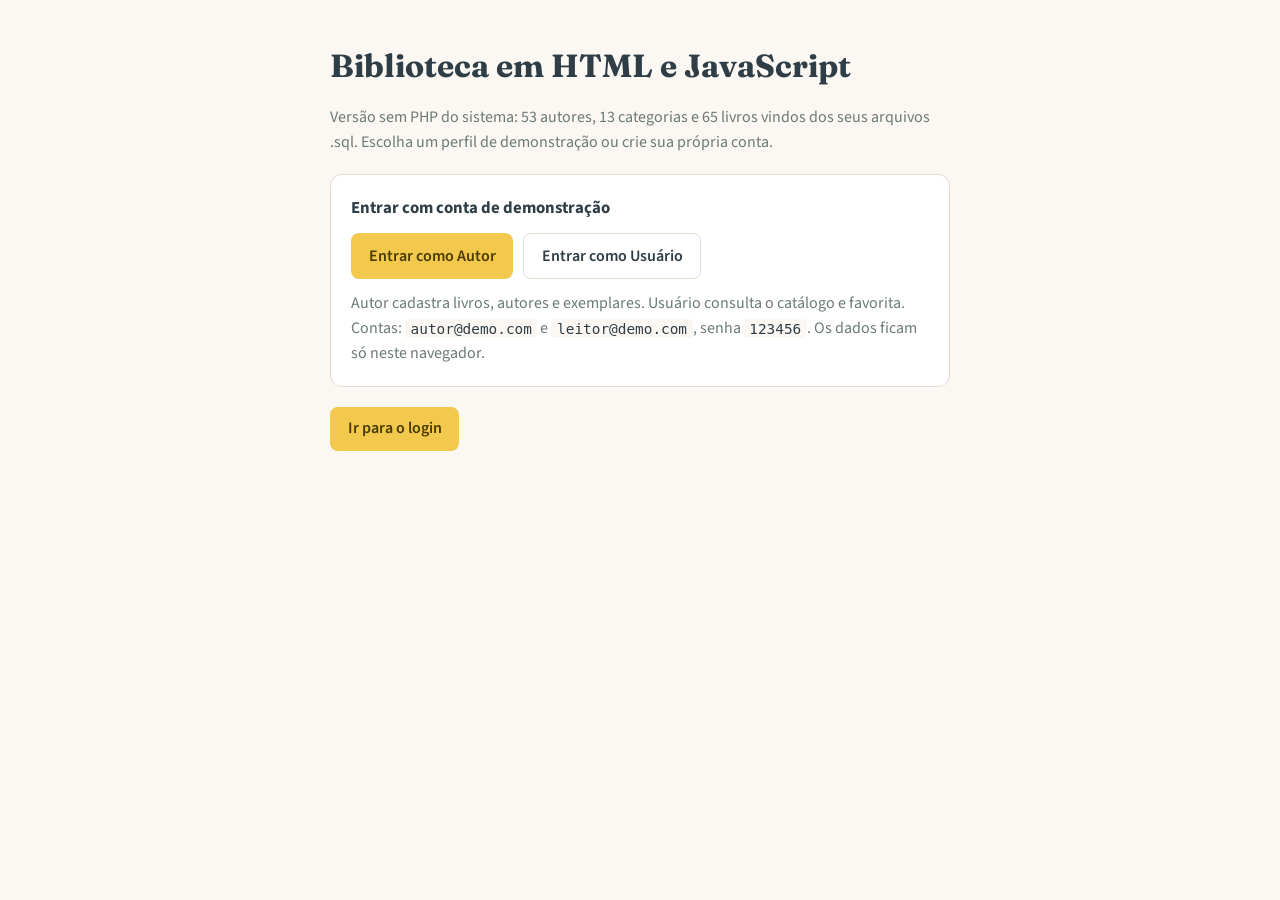
<file: index.html>
<!doctype html><html><head><meta charset=utf8><meta name=viewport content="width=device-width,initial-scale=1,viewport-fit=cover"><style>:root{color-scheme:light;box-sizing:border-box;padding-top:env(safe-area-inset-top,0px);padding-bottom:env(safe-area-inset-bottom,0px)}html{scroll-padding-top:env(safe-area-inset-top,0px)}body{margin:0;padding:0;font:14px -apple-system,BlinkMacSystemFont,sans-serif;background:#fff;color:#000}img{max-width:100%}[hidden]:not([hidden=until-found i]){display:none!important}</style></head><body>
<title>Biblioteca em HTML</title>
<meta name="claude:viewport-fit-sides" content="cover">
<link rel="stylesheet" href="https://fonts.googleapis.com/css2?family=Fraunces:opsz,wght@9..144,600&family=Source+Sans+3:wght@400;600&display=swap">
<style>
/* Layout: uma coluna estreita, título e dois acessos de demonstração */
:root{--bg:#FBF7F2;--fg:#2F3E46;--mut:#6B7A74;--card:#FFFFFF;--line:#E4DCD0;--btn:#F2C94C;--btn-fg:#4A3B00;--ac:#3E7C64;
--display:"Fraunces",Georgia,serif;--body:"Source Sans 3",system-ui,sans-serif}
@media (prefers-color-scheme:dark){:root:not([data-theme="light"]){--bg:#1b2226;--fg:#eef1ee;--mut:#9fb0a8;--card:#242e33;--line:#35424a;--btn:#F2C94C;--btn-fg:#3a2f00;--ac:#7fc3a6;color-scheme:dark}}
:root[data-theme="dark"]{--bg:#1b2226;--fg:#eef1ee;--mut:#9fb0a8;--card:#242e33;--line:#35424a;--btn:#F2C94C;--btn-fg:#3a2f00;--ac:#7fc3a6;color-scheme:dark}
body{background:var(--bg);color:var(--fg);font-family:var(--body);font-size:16px;line-height:1.55;padding-block:48px;padding-left:max(16px,env(safe-area-inset-left,0px));padding-right:max(16px,env(safe-area-inset-right,0px))}
main{max-width:620px;margin:0 auto;display:grid;gap:20px}
h1{font-family:var(--display);font-size:2rem;line-height:1.15;margin:0;text-wrap:balance}
p{margin:0;color:var(--mut)}
.card{background:var(--card);border:1px solid var(--line);border-radius:12px;padding:20px;display:grid;gap:12px}
.card h2{margin:0;font-size:1.05rem}
.btns{display:flex;flex-wrap:wrap;gap:10px}
button,a.b{font:inherit;font-weight:600;border:0;border-radius:8px;padding:.6rem 1.1rem;background:var(--btn);color:var(--btn-fg);cursor:pointer;text-decoration:none}
button.sec{background:transparent;color:var(--fg);border:1px solid var(--line)}
code{background:var(--bg);padding:.1rem .35rem;border-radius:4px;font-size:.9em;color:var(--fg)}
:focus-visible{outline:2px solid var(--ac);outline-offset:2px}
</style>
<main>
  <h1>Biblioteca em HTML e JavaScript</h1>
  <p>Versão sem PHP do sistema: 53 autores, 13 categorias e 65 livros vindos dos seus arquivos .sql. Escolha um perfil de demonstração ou crie sua própria conta.</p>
  <section class="card">
    <h2>Entrar com conta de demonstração</h2>
    <div class="btns">
      <button id="d-autor" type="button">Entrar como Autor</button>
      <button id="d-leitor" class="sec" type="button">Entrar como Usuário</button>
    </div>
    <p>Autor cadastra livros, autores e exemplares. Usuário consulta o catálogo e favorita. Contas: <code>autor@demo.com</code> e <code>leitor@demo.com</code>, senha <code>123456</code>. Os dados ficam só neste navegador.</p>
  </section>
  <div class="btns"><a class="b" href="login.html">Ir para o login</a></div>
</main>
<script src="assets/js/data.js"></script>
<script src="assets/js/capas.js"></script>
<script src="assets/js/db.js"></script>
<script src="assets/js/app.js"></script>
<script>
function demo(papel,email){var u=DB.usuarioPorEmail(email),id=u?u.id:DB.inserirUsuario({email:email,senha_hash:App.hashSenha('123456'),papel:papel});App.entrarComo(id,email,papel);}
document.getElementById('d-autor').onclick=function(){demo('autor','autor@demo.com')};
document.getElementById('d-leitor').onclick=function(){demo('leitor','leitor@demo.com')};
</script>

</body></html>
</file>
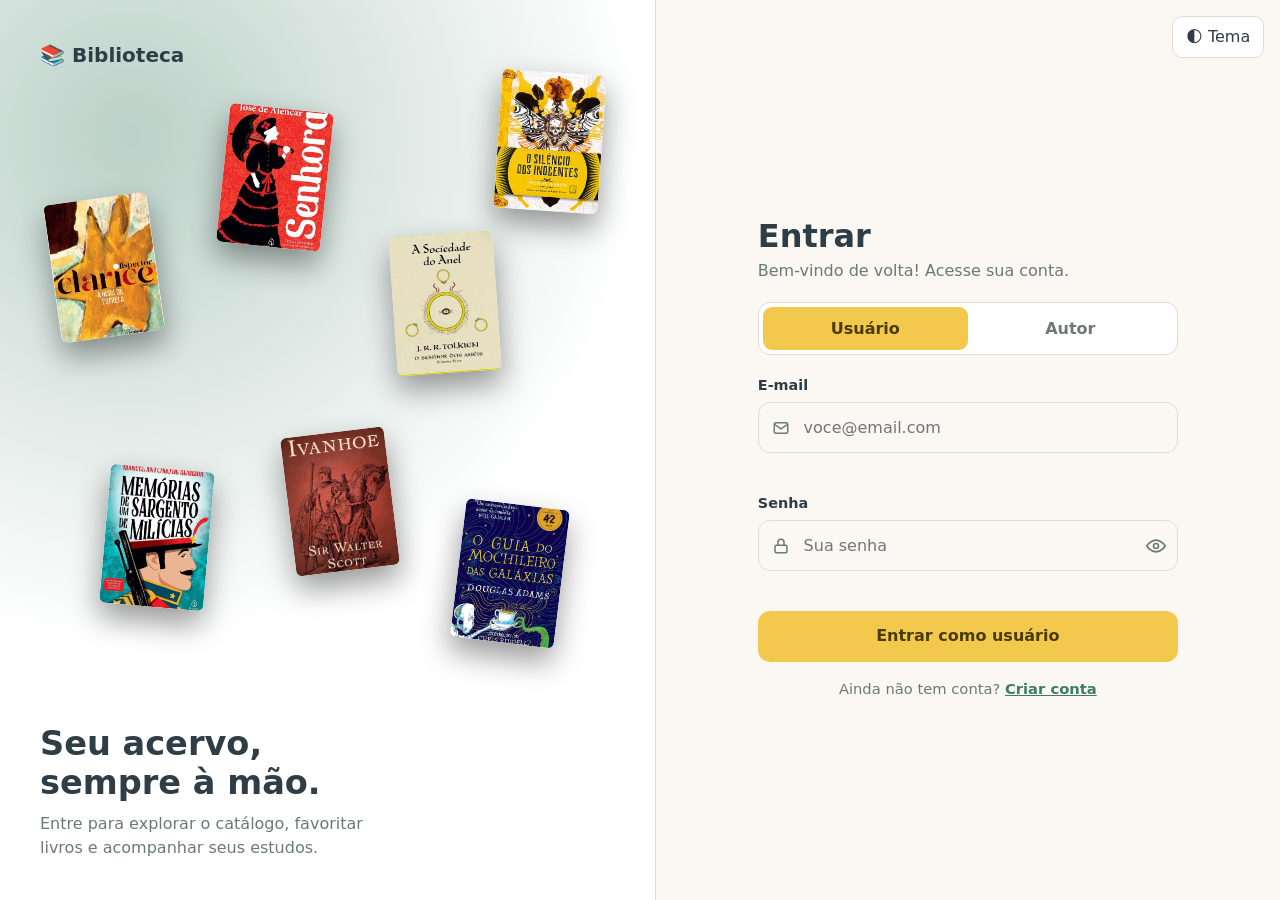
<file: autor_form.html>
<!DOCTYPE html>
<html lang="pt-BR" data-tema="suave">
<head>
  <meta charset="UTF-8">
  <meta name="viewport" content="width=device-width, initial-scale=1, viewport-fit=cover">
  <meta name="theme-color" content="#2F3E46">
  <title>Autor · Biblioteca Comunitária</title>
  <link rel="stylesheet" href="assets/style.css">
  <script>
    // aplica o tema salvo antes de renderizar (evita "piscar")
    try { document.documentElement.dataset.tema = localStorage.getItem('tema') || 'suave'; } catch (e) {}
  </script>
</head>
<body>
<div id="app"></div>
<noscript><p style="padding:1rem">Ative o JavaScript para usar a Biblioteca.</p></noscript>
<script src="assets/js/data.js"></script>
<script src="assets/js/capas.js"></script>
<script src="assets/js/db.js"></script>
<script src="assets/js/app.js"></script>
<script src="assets/js/admin.js"></script>
<script>Paginas.autor_form();</script>
</body>
</html>
</file>
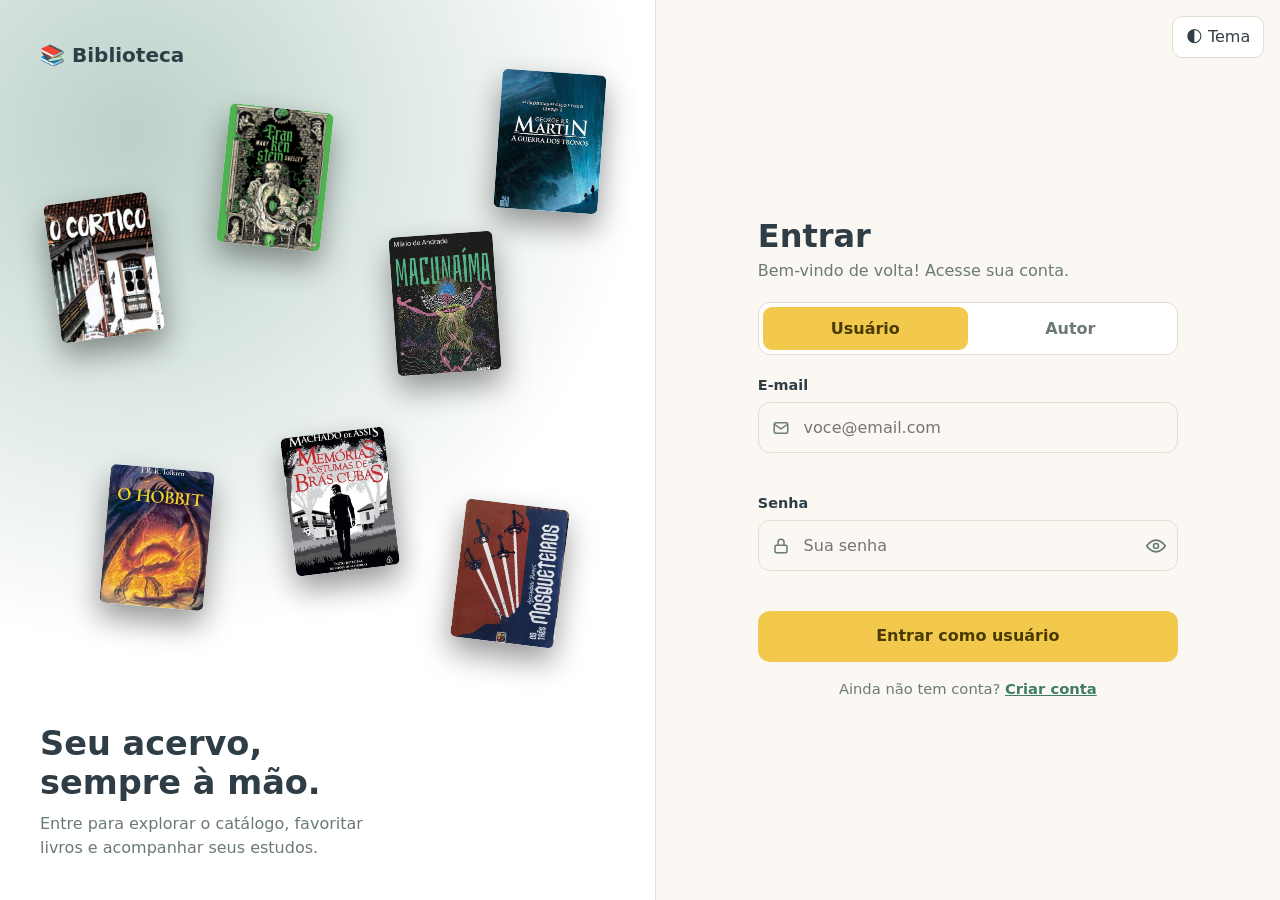
<file: autores.html>
<!DOCTYPE html>
<html lang="pt-BR" data-tema="suave">
<head>
  <meta charset="UTF-8">
  <meta name="viewport" content="width=device-width, initial-scale=1, viewport-fit=cover">
  <meta name="theme-color" content="#2F3E46">
  <title>Autores · Biblioteca Comunitária</title>
  <link rel="stylesheet" href="assets/style.css">
  <script>
    // aplica o tema salvo antes de renderizar (evita "piscar")
    try { document.documentElement.dataset.tema = localStorage.getItem('tema') || 'suave'; } catch (e) {}
  </script>
</head>
<body>
<div id="app"></div>
<noscript><p style="padding:1rem">Ative o JavaScript para usar a Biblioteca.</p></noscript>
<script src="assets/js/data.js"></script>
<script src="assets/js/capas.js"></script>
<script src="assets/js/db.js"></script>
<script src="assets/js/app.js"></script>
<script src="assets/js/admin.js"></script>
<script>Paginas.autores();</script>
</body>
</html>
</file>
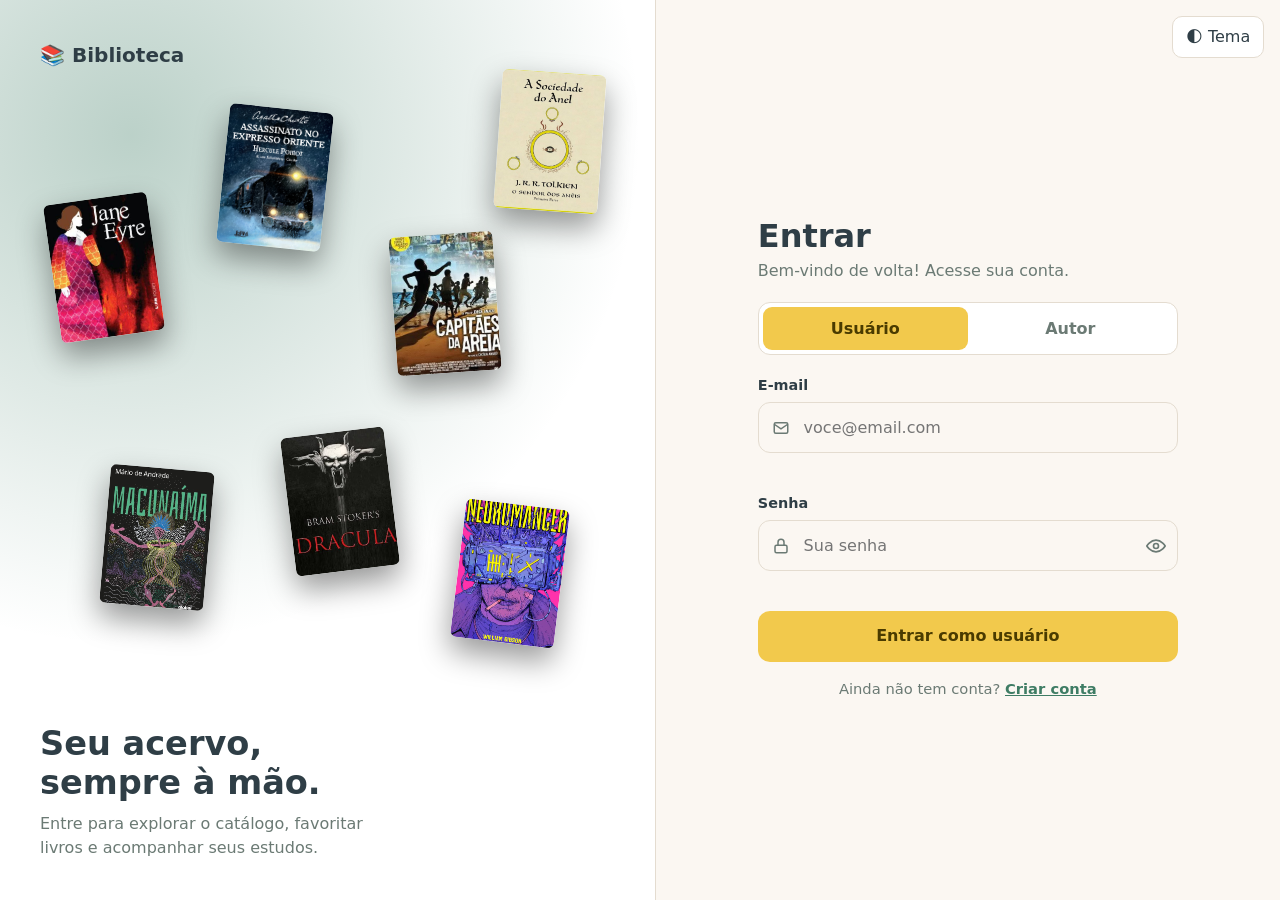
<file: autores_lista.html>
<!DOCTYPE html>
<html lang="pt-BR" data-tema="suave">
<head>
  <meta charset="UTF-8">
  <meta name="viewport" content="width=device-width, initial-scale=1, viewport-fit=cover">
  <meta name="theme-color" content="#2F3E46">
  <title>Autores · Biblioteca Comunitária</title>
  <link rel="stylesheet" href="assets/style.css">
  <script>
    // aplica o tema salvo antes de renderizar (evita "piscar")
    try { document.documentElement.dataset.tema = localStorage.getItem('tema') || 'suave'; } catch (e) {}
  </script>
</head>
<body>
<div id="app"></div>
<noscript><p style="padding:1rem">Ative o JavaScript para usar a Biblioteca.</p></noscript>
<script src="assets/js/data.js"></script>
<script src="assets/js/capas.js"></script>
<script src="assets/js/db.js"></script>
<script src="assets/js/app.js"></script>
<script src="assets/js/catalogo.js"></script>
<script>Paginas.autores_lista();</script>
</body>
</html>
</file>
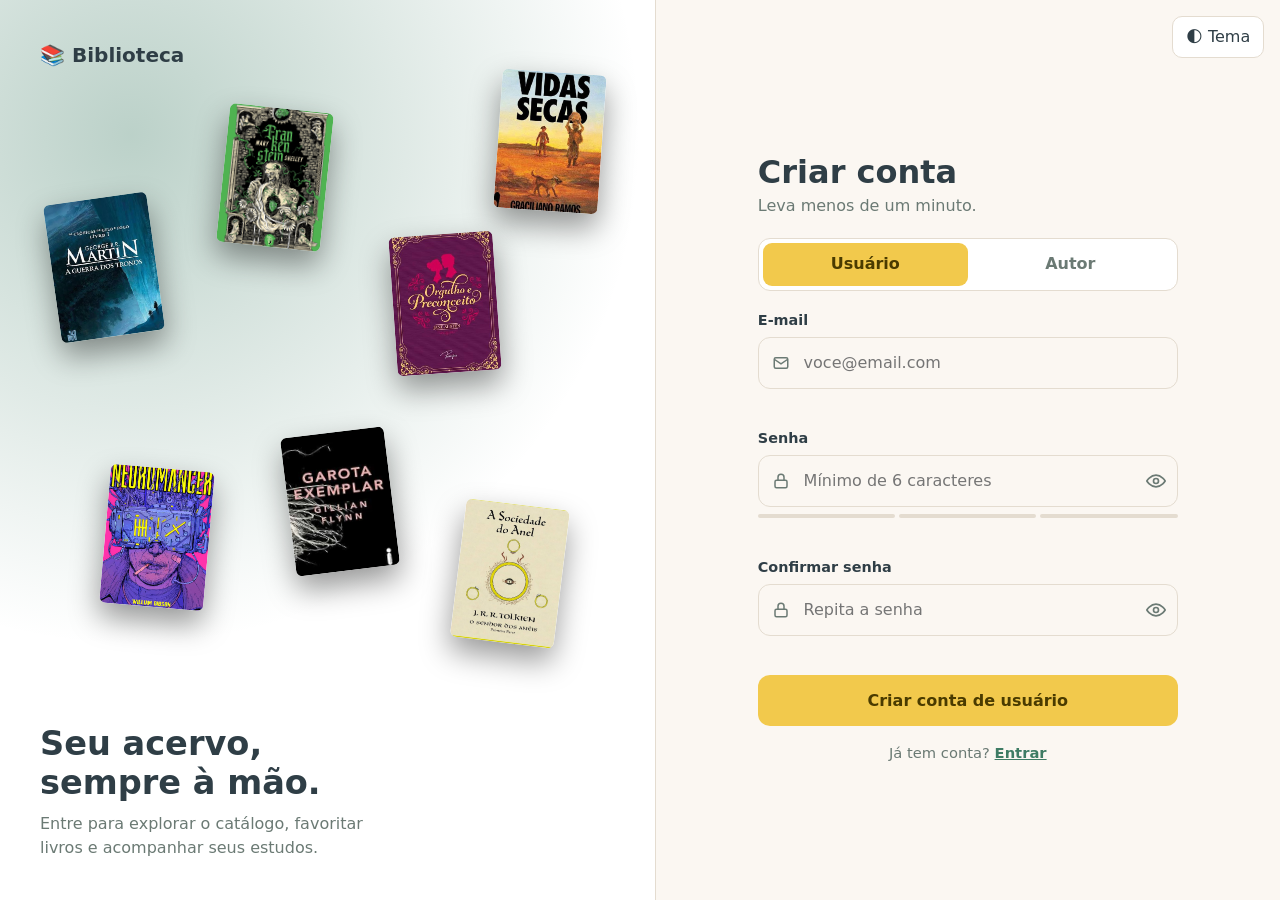
<file: cadastro.html>
<!DOCTYPE html>
<html lang="pt-BR" data-tema="suave">
<head>
  <meta charset="UTF-8">
  <meta name="viewport" content="width=device-width, initial-scale=1, viewport-fit=cover">
  <meta name="theme-color" content="#2F3E46">
  <title>Criar conta · Biblioteca Comunitária</title>
  <link rel="stylesheet" href="assets/style.css">
  <script>
    // aplica o tema salvo antes de renderizar (evita "piscar")
    try { document.documentElement.dataset.tema = localStorage.getItem('tema') || 'suave'; } catch (e) {}
  </script>
</head>
<body>
<div id="app"></div>
<noscript><p style="padding:1rem">Ative o JavaScript para usar a Biblioteca.</p></noscript>
<script src="assets/js/data.js"></script>
<script src="assets/js/capas.js"></script>
<script src="assets/js/db.js"></script>
<script src="assets/js/app.js"></script>
<script src="assets/js/auth.js"></script>
<script>Paginas.cadastro();</script>
</body>
</html>
</file>
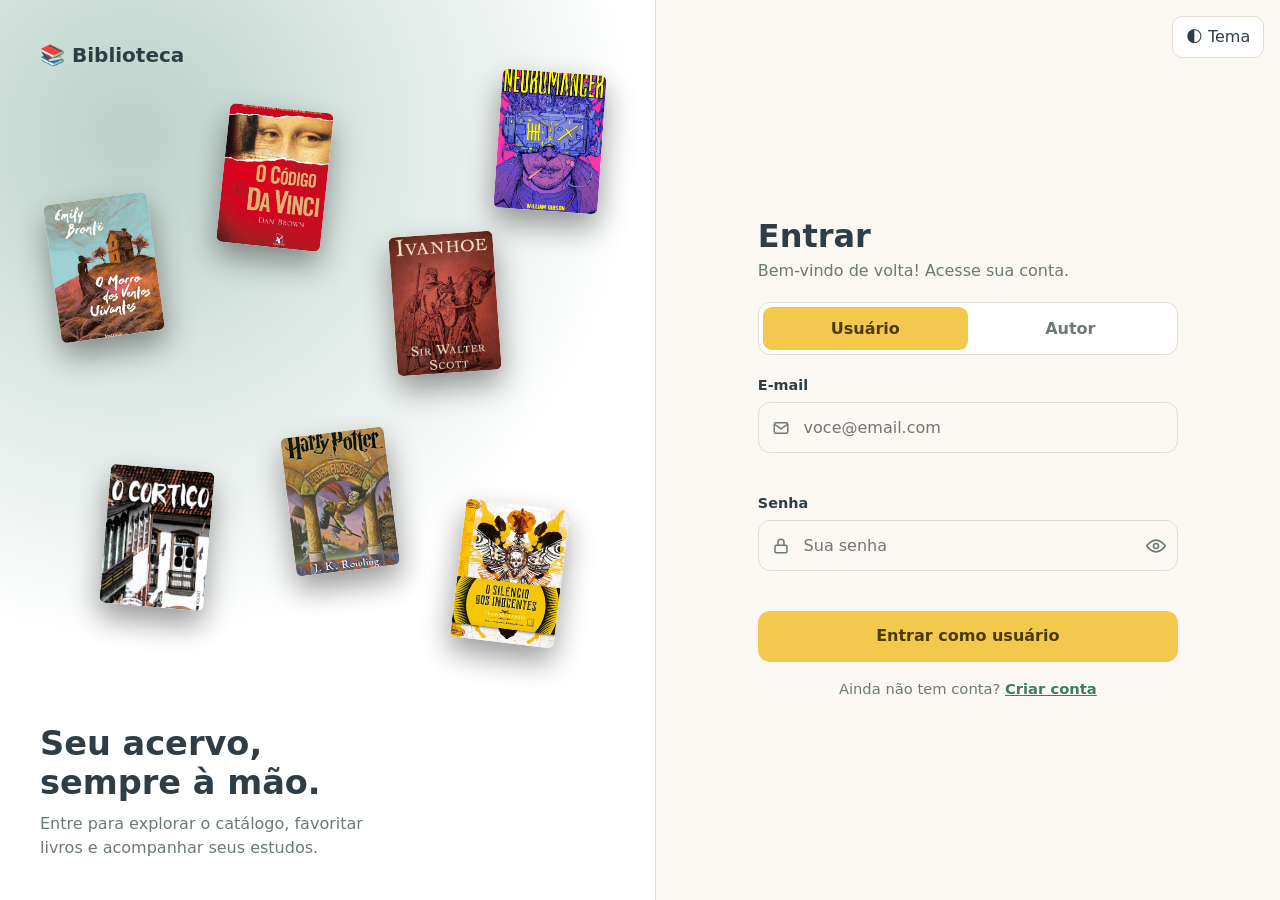
<file: catalogo.html>
<!DOCTYPE html>
<html lang="pt-BR" data-tema="suave">
<head>
  <meta charset="UTF-8">
  <meta name="viewport" content="width=device-width, initial-scale=1, viewport-fit=cover">
  <meta name="theme-color" content="#2F3E46">
  <title>Catálogo · Biblioteca Comunitária</title>
  <link rel="stylesheet" href="assets/style.css">
  <script>
    // aplica o tema salvo antes de renderizar (evita "piscar")
    try { document.documentElement.dataset.tema = localStorage.getItem('tema') || 'suave'; } catch (e) {}
  </script>
</head>
<body>
<div id="app"></div>
<noscript><p style="padding:1rem">Ative o JavaScript para usar a Biblioteca.</p></noscript>
<script src="assets/js/data.js"></script>
<script src="assets/js/capas.js"></script>
<script src="assets/js/db.js"></script>
<script src="assets/js/app.js"></script>
<script src="assets/js/catalogo.js"></script>
<script>Paginas.catalogo();</script>
</body>
</html>
</file>
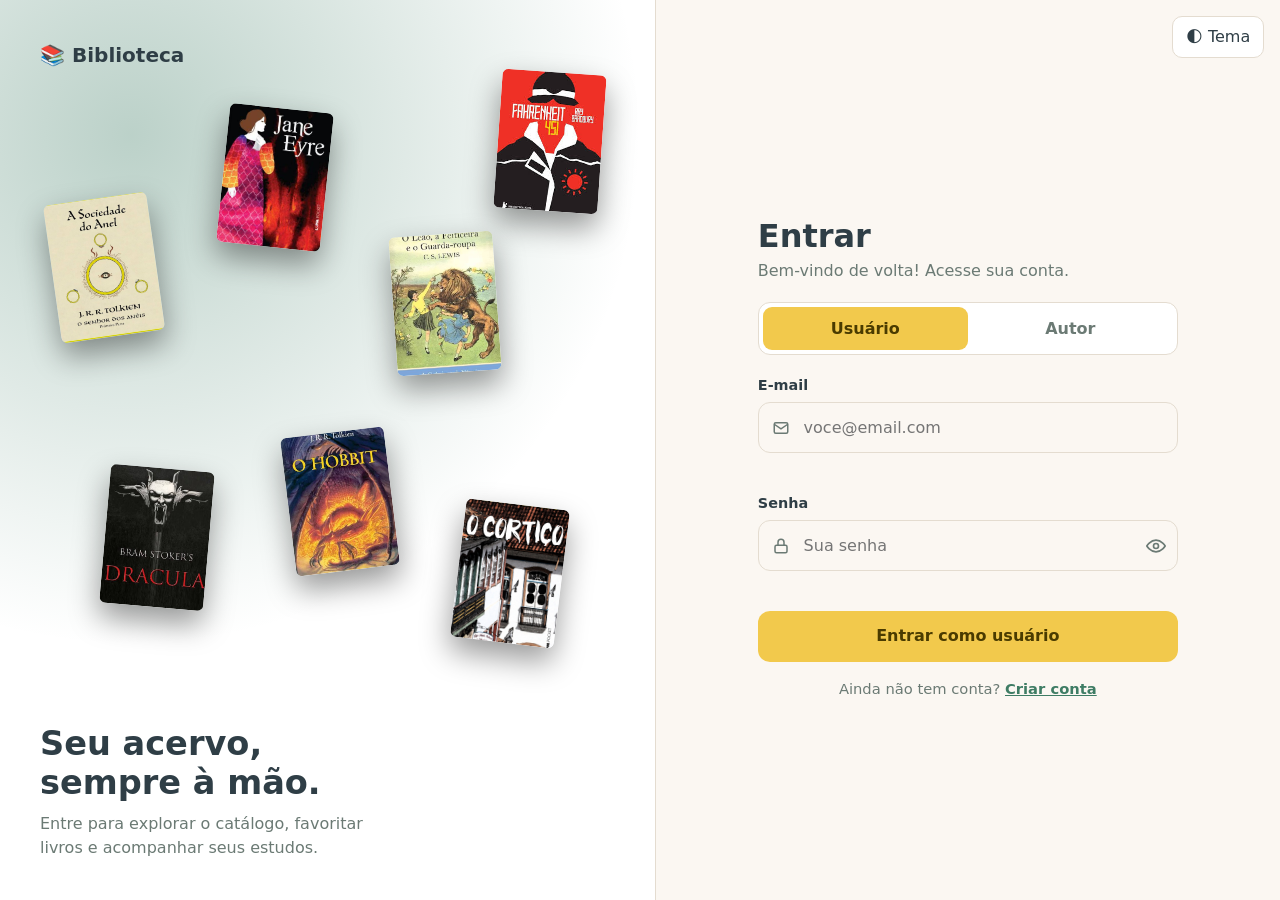
<file: estudos.html>
<!DOCTYPE html>
<html lang="pt-BR" data-tema="suave">
<head>
  <meta charset="UTF-8">
  <meta name="viewport" content="width=device-width, initial-scale=1, viewport-fit=cover">
  <meta name="theme-color" content="#2F3E46">
  <title>Estudos · Biblioteca Comunitária</title>
  <link rel="stylesheet" href="assets/style.css">
  <script>
    // aplica o tema salvo antes de renderizar (evita "piscar")
    try { document.documentElement.dataset.tema = localStorage.getItem('tema') || 'suave'; } catch (e) {}
  </script>
</head>
<body>
<div id="app"></div>
<noscript><p style="padding:1rem">Ative o JavaScript para usar a Biblioteca.</p></noscript>
<script src="assets/js/data.js"></script>
<script src="assets/js/capas.js"></script>
<script src="assets/js/db.js"></script>
<script src="assets/js/app.js"></script>
<script src="assets/js/catalogo.js"></script>
<script>Paginas.estudos();</script>
</body>
</html>
</file>
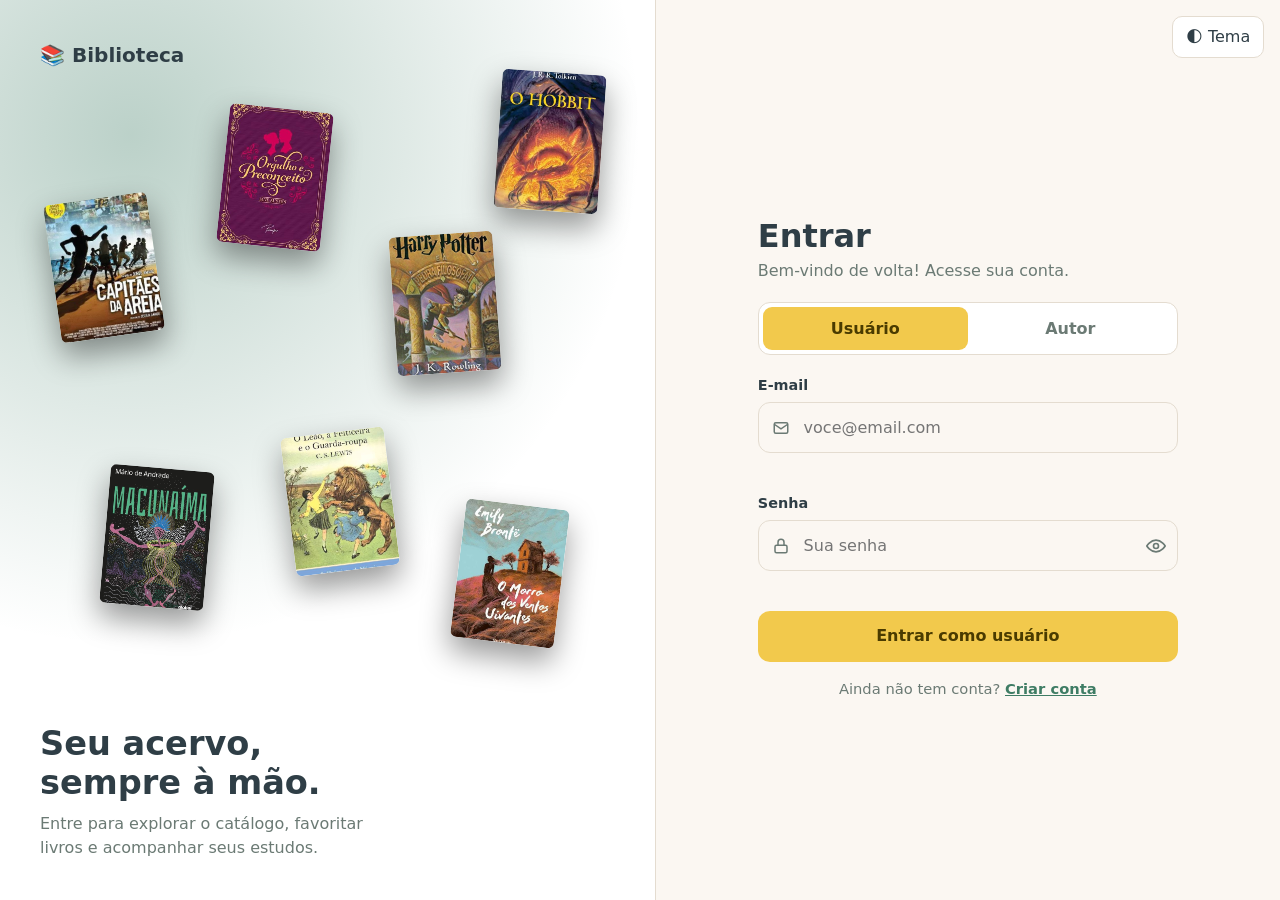
<file: favoritos.html>
<!DOCTYPE html>
<html lang="pt-BR" data-tema="suave">
<head>
  <meta charset="UTF-8">
  <meta name="viewport" content="width=device-width, initial-scale=1, viewport-fit=cover">
  <meta name="theme-color" content="#2F3E46">
  <title>Livros favoritos · Biblioteca Comunitária</title>
  <link rel="stylesheet" href="assets/style.css">
  <script>
    // aplica o tema salvo antes de renderizar (evita "piscar")
    try { document.documentElement.dataset.tema = localStorage.getItem('tema') || 'suave'; } catch (e) {}
  </script>
</head>
<body>
<div id="app"></div>
<noscript><p style="padding:1rem">Ative o JavaScript para usar a Biblioteca.</p></noscript>
<script src="assets/js/data.js"></script>
<script src="assets/js/capas.js"></script>
<script src="assets/js/db.js"></script>
<script src="assets/js/app.js"></script>
<script src="assets/js/catalogo.js"></script>
<script>Paginas.favoritos();</script>
</body>
</html>
</file>
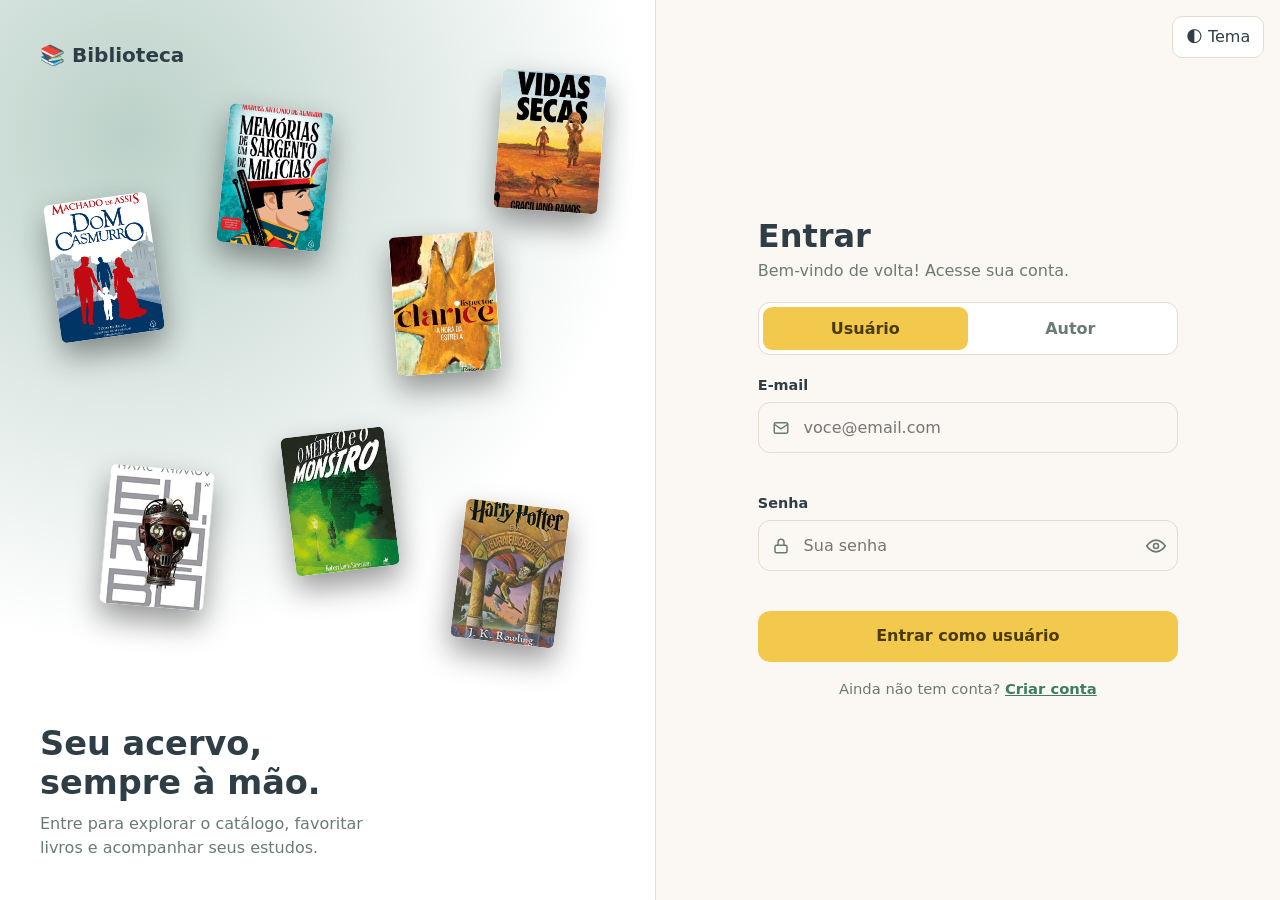
<file: livro.html>
<!DOCTYPE html>
<html lang="pt-BR" data-tema="suave">
<head>
  <meta charset="UTF-8">
  <meta name="viewport" content="width=device-width, initial-scale=1, viewport-fit=cover">
  <meta name="theme-color" content="#2F3E46">
  <title>Livro · Biblioteca Comunitária</title>
  <link rel="stylesheet" href="assets/style.css">
  <script>
    // aplica o tema salvo antes de renderizar (evita "piscar")
    try { document.documentElement.dataset.tema = localStorage.getItem('tema') || 'suave'; } catch (e) {}
  </script>
</head>
<body>
<div id="app"></div>
<noscript><p style="padding:1rem">Ative o JavaScript para usar a Biblioteca.</p></noscript>
<script src="assets/js/data.js"></script>
<script src="assets/js/capas.js"></script>
<script src="assets/js/db.js"></script>
<script src="assets/js/app.js"></script>
<script src="assets/js/livro.js"></script>
<script>Paginas.livro();</script>
</body>
</html>
</file>
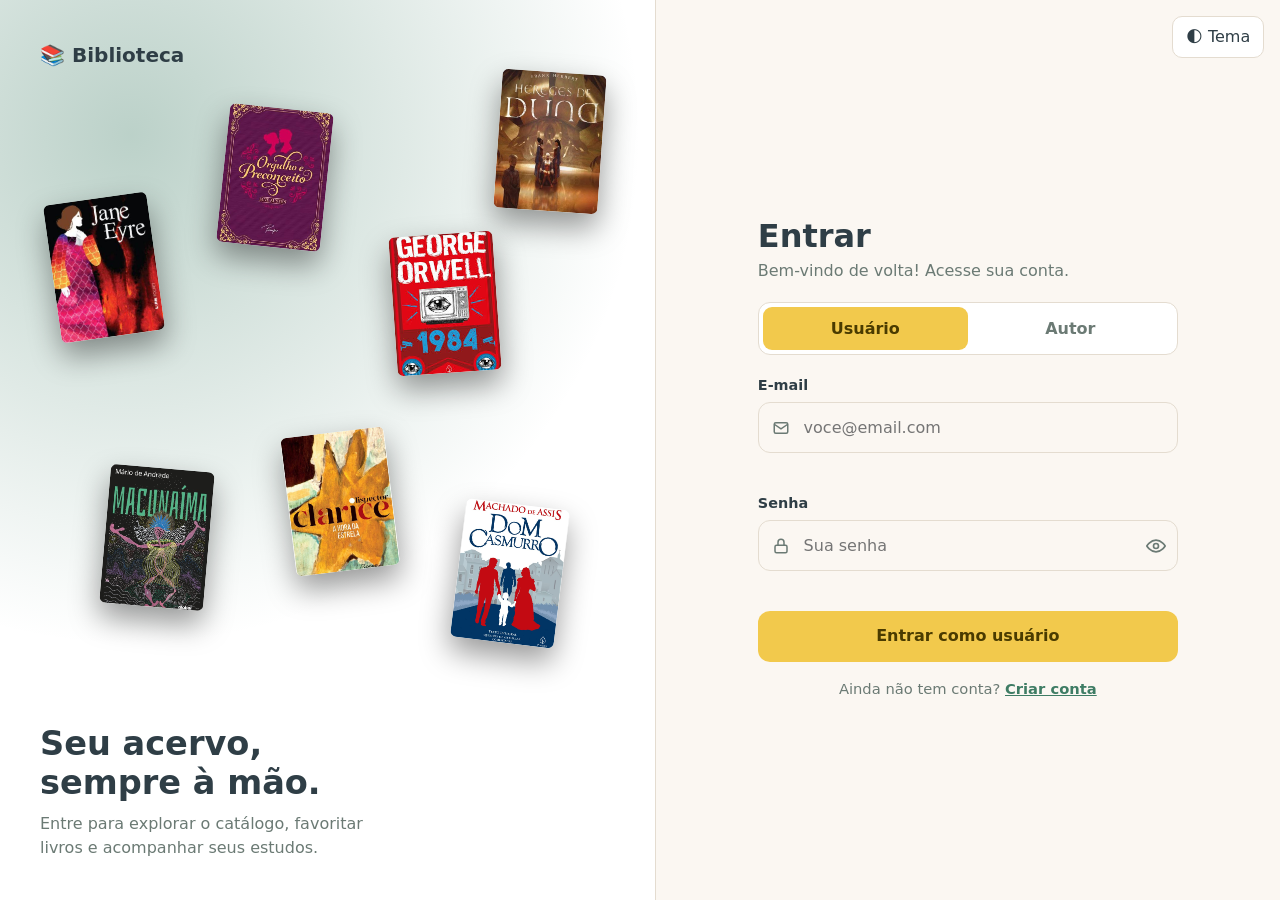
<file: livro_form.html>
<!DOCTYPE html>
<html lang="pt-BR" data-tema="suave">
<head>
  <meta charset="UTF-8">
  <meta name="viewport" content="width=device-width, initial-scale=1, viewport-fit=cover">
  <meta name="theme-color" content="#2F3E46">
  <title>Livro · Biblioteca Comunitária</title>
  <link rel="stylesheet" href="assets/style.css">
  <script>
    // aplica o tema salvo antes de renderizar (evita "piscar")
    try { document.documentElement.dataset.tema = localStorage.getItem('tema') || 'suave'; } catch (e) {}
  </script>
</head>
<body>
<div id="app"></div>
<noscript><p style="padding:1rem">Ative o JavaScript para usar a Biblioteca.</p></noscript>
<script src="assets/js/data.js"></script>
<script src="assets/js/capas.js"></script>
<script src="assets/js/db.js"></script>
<script src="assets/js/app.js"></script>
<script src="assets/js/admin.js"></script>
<script>Paginas.livro_form();</script>
</body>
</html>
</file>
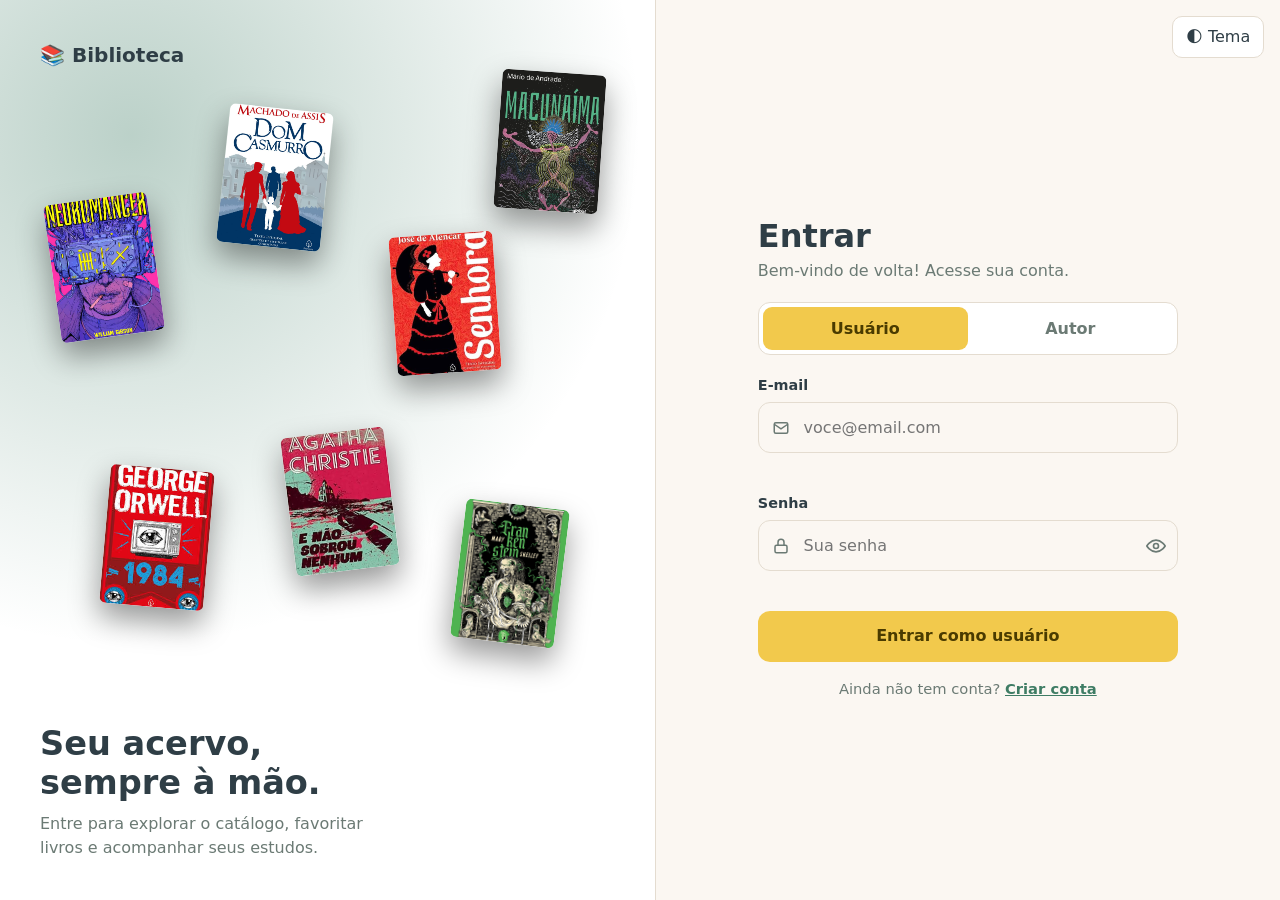
<file: livros.html>
<!DOCTYPE html>
<html lang="pt-BR" data-tema="suave">
<head>
  <meta charset="UTF-8">
  <meta name="viewport" content="width=device-width, initial-scale=1, viewport-fit=cover">
  <meta name="theme-color" content="#2F3E46">
  <title>Livros · Biblioteca Comunitária</title>
  <link rel="stylesheet" href="assets/style.css">
  <script>
    // aplica o tema salvo antes de renderizar (evita "piscar")
    try { document.documentElement.dataset.tema = localStorage.getItem('tema') || 'suave'; } catch (e) {}
  </script>
</head>
<body>
<div id="app"></div>
<noscript><p style="padding:1rem">Ative o JavaScript para usar a Biblioteca.</p></noscript>
<script src="assets/js/data.js"></script>
<script src="assets/js/capas.js"></script>
<script src="assets/js/db.js"></script>
<script src="assets/js/app.js"></script>
<script src="assets/js/admin.js"></script>
<script>Paginas.livros();</script>
</body>
</html>
</file>
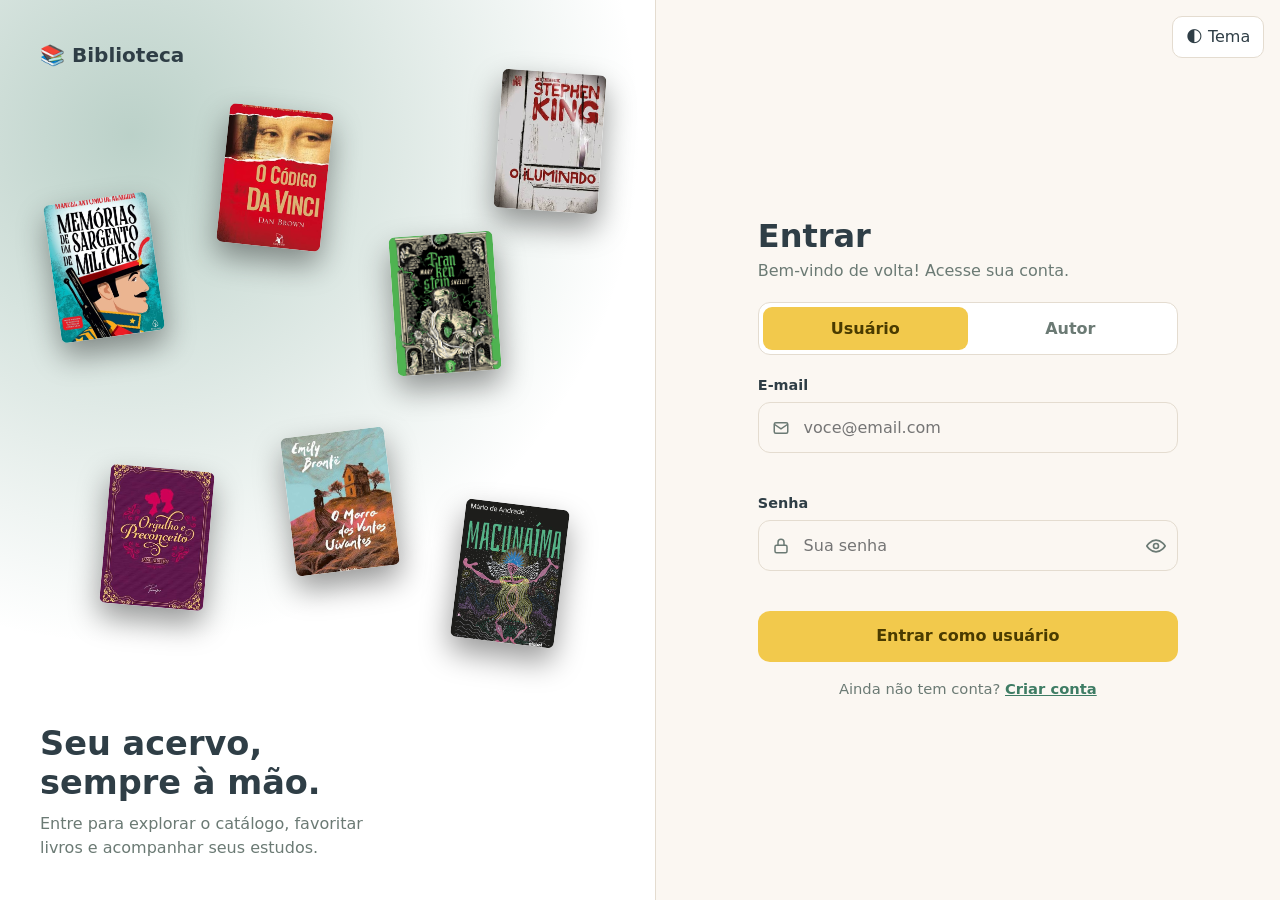
<file: login.html>
<!DOCTYPE html>
<html lang="pt-BR" data-tema="suave">
<head>
  <meta charset="UTF-8">
  <meta name="viewport" content="width=device-width, initial-scale=1, viewport-fit=cover">
  <meta name="theme-color" content="#2F3E46">
  <title>Entrar · Biblioteca Comunitária</title>
  <link rel="stylesheet" href="assets/style.css">
  <script>
    // aplica o tema salvo antes de renderizar (evita "piscar")
    try { document.documentElement.dataset.tema = localStorage.getItem('tema') || 'suave'; } catch (e) {}
  </script>
</head>
<body>
<div id="app"></div>
<noscript><p style="padding:1rem">Ative o JavaScript para usar a Biblioteca.</p></noscript>
<script src="assets/js/data.js"></script>
<script src="assets/js/capas.js"></script>
<script src="assets/js/db.js"></script>
<script src="assets/js/app.js"></script>
<script src="assets/js/auth.js"></script>
<script>Paginas.login();</script>
</body>
</html>
</file>
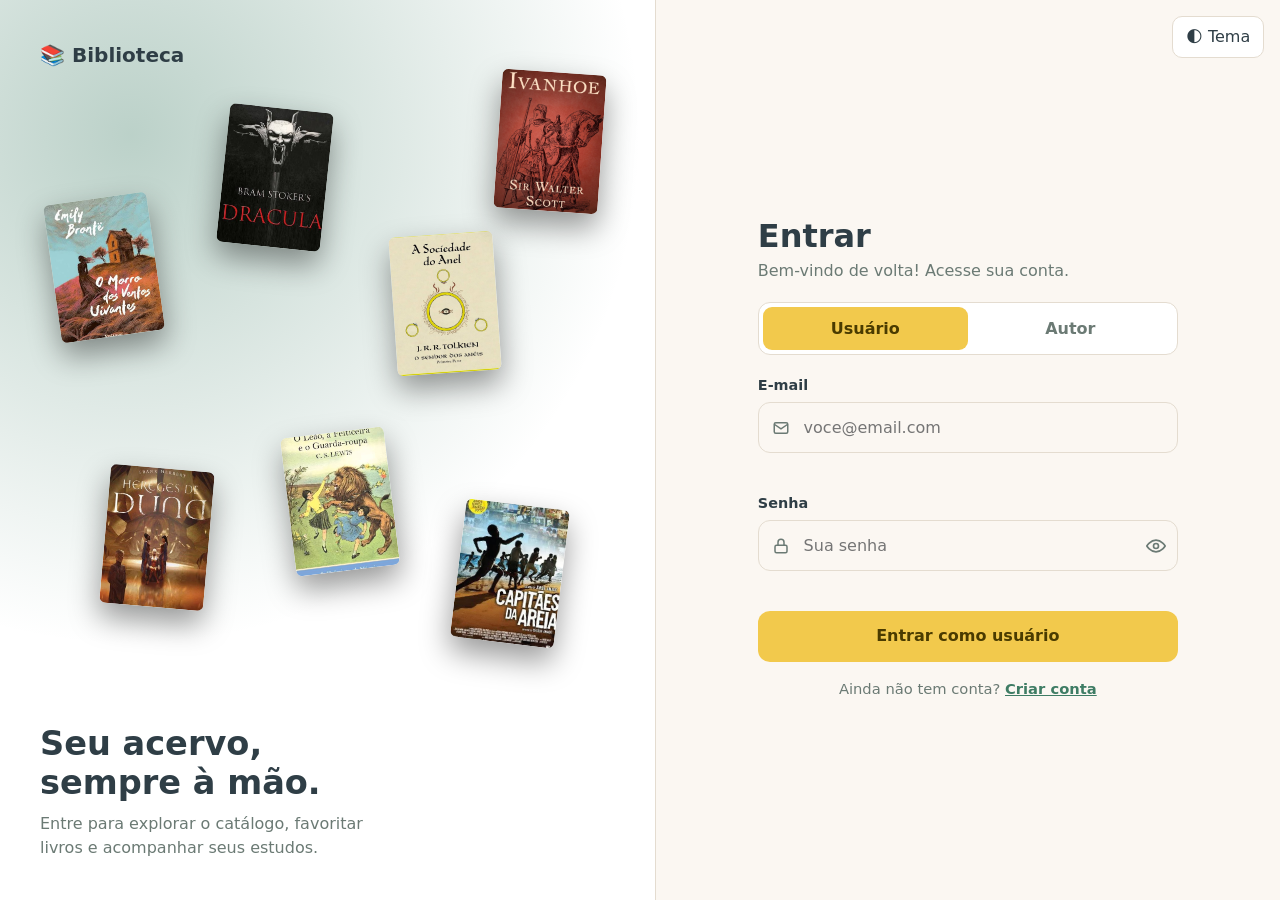
<file: painel.html>
<!DOCTYPE html>
<html lang="pt-BR" data-tema="suave">
<head>
  <meta charset="UTF-8">
  <meta name="viewport" content="width=device-width, initial-scale=1, viewport-fit=cover">
  <meta name="theme-color" content="#2F3E46">
  <title>Início · Biblioteca Comunitária</title>
  <link rel="stylesheet" href="assets/style.css">
  <script>
    // aplica o tema salvo antes de renderizar (evita "piscar")
    try { document.documentElement.dataset.tema = localStorage.getItem('tema') || 'suave'; } catch (e) {}
  </script>
</head>
<body>
<div id="app"></div>
<noscript><p style="padding:1rem">Ative o JavaScript para usar a Biblioteca.</p></noscript>
<script src="assets/js/data.js"></script>
<script src="assets/js/capas.js"></script>
<script src="assets/js/db.js"></script>
<script src="assets/js/app.js"></script>
<script src="assets/js/admin.js"></script>
<script>Paginas.index();</script>
</body>
</html>
</file>
<file: assets/style.css>
/* =====================================================================
   Biblioteca — folha de estilo única
   Mobile-first em espírito: o layout base já cabe em qualquer tela e os
   @media no final só ajustam telas maiores/menores e telas de toque.

   Índice
     1. Temas (variáveis)
     2. Base
     3. Topo e navegação
     4. Layout e títulos
     5. Botões
     6. Formulários
     7. Alertas
     8. Tabelas (viram "cartões" no celular)
     9. Painel (cartões de números)
    10. Busca, chips e favoritos
    11. Catálogo: carrossel de capas
    12. Grades de livros e autores
    13. Detalhe do livro
    14. Exemplares e leitura
    15. Rodapé
    16. Responsivo
   ===================================================================== */

/* ---------- 1. Temas ---------- */
:root {
  --bg: #0f1115; --superficie: #181b22; --borda: #2a2f3a;
  --texto: #e8eaf0; --suave: #9aa3b2;
  --destaque: #55c609; --destaque-txt: #06260f;
  --perigo: #ef4444; --raio: 12px;
  --btn-bg: var(--destaque); --btn-txt: var(--destaque-txt);
  /* cores do topo */
  --topo-bg: var(--superficie); --topo-txt: var(--texto);
  --topo-suave: var(--suave);   --topo-hover: var(--bg);
  --topo-borda: var(--borda);
  color-scheme: dark;
}
:root[data-tema="claro"] {
  color-scheme: light;
  --bg: #cfd3d9; --superficie: #e2e5e9; --borda: #379348;
  --texto: #1b2230; --suave: #4a5363;
  --destaque: #15803d; --destaque-txt: #ffffff;
}
/* Tema "suave" (padrão): fundos quentes, verde-menta e amarelo de destaque */
:root[data-tema="suave"] {
  color-scheme: light;
  --bg: #FBF7F2; --superficie: #FFFFFF; --borda: #E4DCD0;
  --texto: #2F3E46; --suave: #6B7A74;
  --destaque: #3E7C64; --destaque-txt: #FFFFFF;
  --perigo: #B5546B;
  --btn-bg: #F2C94C; --btn-txt: #4A3B00;
  --topo-bg: #2F3E46; --topo-txt: #FBF7F2;
  --topo-suave: #C9D4CE; --topo-hover: rgba(255, 255, 255, .12);
  --topo-borda: rgba(255, 255, 255, .35);
}

/* ---------- 2. Base ---------- */
* { box-sizing: border-box; }
html { -webkit-text-size-adjust: 100%; text-size-adjust: 100%; scroll-behavior: smooth; }
body {
  margin: 0; min-height: 100vh; min-height: 100dvh;
  display: flex; flex-direction: column;
  font-family: system-ui, -apple-system, "Segoe UI", Roboto, sans-serif;
  background: var(--bg); color: var(--texto); line-height: 1.5;
  overflow-wrap: break-word;
}
a { color: var(--destaque); }
img { max-width: 100%; }
:focus-visible { outline: 2px solid var(--destaque); outline-offset: 2px; }

/* ---------- 3. Topo e navegação ---------- */
.topo {
  display: grid;
  grid-template-columns: auto 1fr auto;
  grid-template-areas: "marca nav acoes";
  align-items: center; gap: .5rem 1.5rem;
  padding: .8rem max(1.5rem, env(safe-area-inset-right)) .8rem max(1.5rem, env(safe-area-inset-left));
  background: var(--topo-bg); color: var(--topo-txt);
  border-bottom: 1px solid var(--topo-borda);
}
.marca { grid-area: marca; font-weight: 700; font-size: 1.2rem; text-decoration: none; color: var(--topo-txt); white-space: nowrap; }
.topo nav { grid-area: nav; display: flex; flex-wrap: wrap; gap: .25rem .75rem; min-width: 0; }
.topo nav a { text-decoration: none; color: var(--topo-suave); padding: .35rem .7rem; border-radius: 8px; }
.topo nav a:hover, .topo nav a.ativo { color: var(--topo-txt); background: var(--topo-hover); }
.topo-acoes { grid-area: acoes; display: flex; align-items: center; gap: .5rem; }
.topo-acoes form { margin: 0; }
.topo .btn-sec { color: var(--topo-txt); border-color: var(--topo-borda); }
.so-desktop { display: inline; }
.so-mobile { display: none; }

/* ---------- 4. Layout e títulos ---------- */
.container {
  width: 100%; max-width: 960px; margin: 0 auto; flex: 1;
  padding: 1.5rem max(1rem, env(safe-area-inset-right)) 1.5rem max(1rem, env(safe-area-inset-left));
}
.cabecalho-pagina { display: flex; justify-content: space-between; align-items: center; gap: .5rem 1rem; flex-wrap: wrap; margin-bottom: 1rem; }
.cabecalho-pagina h1 { margin-bottom: 0; }
.cab-acoes { display: flex; gap: .6rem; flex-wrap: wrap; align-items: center; }
.cab-acoes form { margin: 0; }
h1 { margin: .2rem 0 1rem; line-height: 1.2; }
h2 { margin: 1.6rem 0 .8rem; }
.voltar { margin: 0 0 .8rem; font-size: .9rem; }
.abas { display: flex; flex-wrap: wrap; gap: .5rem; margin-bottom: 1.2rem; }
.link-alt { color: var(--suave); }
.vazio { padding: 1rem 0; color: var(--suave); }

/* ---------- 5. Botões ---------- */
.btn {
  display: inline-block; cursor: pointer; border: 0; border-radius: 8px;
  padding: .55rem 1rem; font: inherit; font-weight: 600; text-decoration: none; text-align: center;
  background: var(--btn-bg); color: var(--btn-txt);
  -webkit-tap-highlight-color: transparent; touch-action: manipulation;
}
.btn:hover { filter: brightness(1.1); }
.btn-sec { background: transparent; color: var(--texto); border: 1px solid var(--borda); }
.btn-perigo { background: var(--perigo); color: #fff; }
.acoes { display: flex; gap: .6rem; flex-wrap: wrap; margin-top: 1rem; }

/* ---------- 6. Formulários ---------- */
.formulario {
  display: grid; gap: 1rem; max-width: 560px; padding: 1.5rem;
  background: var(--superficie); border: 1px solid var(--borda); border-radius: var(--raio);
}
.formulario.largo { max-width: 760px; }
.formulario label { display: grid; gap: .35rem; font-weight: 600; font-size: .9rem; }
.formulario input[type="file"] { padding: .45rem; }
.senha-campo { position: relative; display: block; }
.senha-campo input { width: 100%; padding-right: 2.9rem; }
.senha-olho { position: absolute; top: 0; right: 0; bottom: 0; width: 2.7rem; display: flex; align-items: center; justify-content: center; border: 0; background: transparent; color: var(--suave); cursor: pointer; border-radius: 0 8px 8px 0; -webkit-tap-highlight-color: transparent; touch-action: manipulation; }
.senha-olho:hover, .senha-olho[aria-pressed="true"] { color: var(--destaque); }
.linha   { display: grid; grid-template-columns: 1fr 1fr; gap: 1rem; }
.linha-4 { display: grid; grid-template-columns: 1fr 1fr 2fr 1.4fr; gap: 1rem; }
input, select, textarea {
  font: inherit; width: 100%; min-width: 0; padding: .6rem .75rem; border-radius: 8px;
  border: 1px solid var(--borda); background: var(--bg); color: var(--texto);
}
input[type="checkbox"], input[type="radio"] { width: auto; }
textarea { resize: vertical; }
input:focus, select:focus, textarea:focus { outline: 2px solid var(--destaque); outline-offset: 1px; }
.sub-form { margin: .6rem 0 0; font-size: 1.05rem; color: var(--suave); }
.sub-form small { font-weight: 400; }
.capa-previa { max-width: 140px; border-radius: 8px; }
.form-exemplar, .form-leitura { margin-top: 1.2rem; max-width: none; }
.form-leitura-rem { margin-top: .8rem; }

/* ---------- 7. Alertas ---------- */
.alerta { padding: .8rem 1rem; border-radius: 8px; margin-bottom: 1rem; border: 1px solid; }
.alerta ul { margin: 0; padding-left: 1.2rem; }
.alerta-ok   { background: rgba(34, 197, 94, .12); border-color: var(--destaque); }
.alerta-erro { background: rgba(239, 68, 68, .12); border-color: var(--perigo); }

/* ---------- 8. Tabelas ---------- */
.tabela-wrap { background: var(--superficie); border: 1px solid var(--borda); border-radius: var(--raio); overflow-x: auto; }
table { width: 100%; border-collapse: collapse; }
th, td { padding: .75rem 1rem; text-align: left; border-bottom: 1px solid var(--borda); }
th { color: var(--suave); font-size: .85rem; text-transform: uppercase; letter-spacing: .04em; }
tr:last-child td { border-bottom: 0; }
.col-acoes { display: flex; gap: .5rem; flex-wrap: wrap; }
.col-acoes form { margin: 0; }
.miniatura { display: block; width: 40px; height: 54px; object-fit: cover; border-radius: 4px; border: 1px solid var(--borda); }
.miniatura-vazia { display: grid; place-items: center; background: var(--bg); color: var(--suave); font: 700 1.1rem Georgia, serif; }

/* Autores: busca, filtros, foto clicável e visualizador */
.aut-resumo { margin: .25rem 0 0; color: var(--suave); font-size: .95rem; }
.aut-resumo strong { color: var(--texto); }
.aut-sr { position: absolute; width: 1px; height: 1px; overflow: hidden; clip: rect(0 0 0 0); white-space: nowrap; }
.aut-barra { display: flex; flex-wrap: wrap; gap: .6rem; margin-bottom: 1rem; }
.aut-barra label { margin: 0; min-width: 0; }
.aut-busca { flex: 1 1 240px; }
.aut-barra input, .aut-barra select { width: 100%; }
.aut-barra select { width: auto; max-width: 100%; }
.tabela-autores tbody tr { transition: background .12s; }
.tabela-autores tbody tr:hover { background: color-mix(in srgb, var(--destaque) 7%, transparent); }
.tabela-autores td { vertical-align: middle; }
.aut-nome { font-weight: 600; }
.aut-nac { display: inline-block; padding: .1rem .65rem; border: 1px solid var(--borda); border-radius: 99px; background: var(--bg); font-size: .85rem; }
.aut-seculo { margin-left: .4rem; padding: 0 .4rem; border: 1px solid var(--borda); border-radius: 5px; color: var(--suave); font-size: .75rem; white-space: nowrap; }
.aut-livros { font-variant-numeric: tabular-nums; font-weight: 600; }
.aut-foto { display: block; padding: 0; border: 0; background: none; border-radius: 6px; cursor: zoom-in; transition: transform .15s, box-shadow .15s; }
.aut-foto:hover { transform: scale(1.06); box-shadow: 0 0 0 3px color-mix(in srgb, var(--destaque) 40%, transparent); }
.aut-rodape { display: flex; justify-content: space-between; align-items: center; flex-wrap: wrap; gap: .6rem; margin-top: .8rem; color: var(--suave); font-size: .9rem; }
.aut-pag { display: flex; flex-wrap: wrap; gap: .25rem; }
.aut-pag button { min-width: 2.2rem; height: 2.2rem; border: 1px solid transparent; border-radius: 8px; background: none; color: var(--suave); font: inherit; cursor: pointer; }
.aut-pag button:hover:not(:disabled) { background: var(--superficie); color: var(--texto); }
.aut-pag button[aria-current="page"] { background: var(--superficie); border-color: var(--borda); color: var(--texto); font-weight: 700; }
.aut-pag button:disabled { opacity: .35; cursor: default; }

.visor { width: min(480px, calc(100vw - 2rem)); max-height: calc(100dvh - 2rem); overflow: auto; padding: 1.4rem; border: 1px solid var(--borda); border-radius: 16px; background: var(--superficie); color: var(--texto); text-align: center; }
.visor[open] { display: flex; flex-direction: column; align-items: center; gap: .9rem; }
.visor::backdrop { background: rgba(5, 8, 12, .62); }
.visor h2 { margin: 0; font-size: 1.5rem; }
.visor-meta, .visor-vazio { margin: 0; color: var(--suave); font-size: .95rem; }
.visor-x { position: absolute; top: .6rem; right: .6rem; width: 2.2rem; height: 2.2rem; border: 1px solid var(--borda); border-radius: 8px; background: var(--bg); color: var(--texto); font-size: 1.3rem; line-height: 1; cursor: pointer; }
.visor-x:hover { border-color: var(--destaque); }
.visor-foto { display: grid; place-items: center; width: 100%; padding-top: 1.2rem; }
.visor-img { display: block; max-width: 100%; max-height: min(60vh, 520px); border-radius: 14px; object-fit: contain; background: var(--bg); }
.visor-inicial { display: grid; place-items: center; width: 180px; height: 240px; border-radius: 14px; border: 1px solid var(--borda); background: var(--bg); color: var(--suave); font: 700 4.5rem Georgia, serif; }
.visor-nav { display: flex; align-items: center; justify-content: center; flex-wrap: wrap; gap: .6rem; color: var(--suave); font-size: .9rem; }
.visor-nav .btn:disabled { opacity: .4; cursor: default; }
@media (prefers-reduced-motion: reduce) { .aut-foto, .tabela-autores tbody tr { transition: none; } }

/* ---------- 9. Painel ---------- */
.grade { display: grid; grid-template-columns: repeat(auto-fit, minmax(min(220px, 100%), 1fr)); gap: 1rem; }
.cartao {
  display: flex; flex-direction: column; gap: .2rem; padding: 1.5rem;
  background: var(--superficie); border: 1px solid var(--borda);
  border-radius: var(--raio); text-decoration: none; color: var(--suave);
}
.cartao:hover { border-color: var(--destaque); }
.numero { font-size: 2.5rem; font-weight: 800; line-height: 1.1; color: var(--texto); }

/* ---------- 10. Busca, chips e favoritos ---------- */
.busca { display: flex; gap: .6rem; flex-wrap: wrap; margin-bottom: 1.2rem; }
.busca-campo { display: flex; align-items: center; gap: .4rem; flex: 1 1 220px; border-bottom: 2px solid var(--borda); transition: border-color .2s; }
.busca-campo:focus-within { border-color: var(--destaque); }
.busca-lupa { display: grid; place-items: center; padding: .3rem; border: 0; background: none; color: var(--suave); cursor: pointer; border-radius: 6px; }
.busca-lupa:hover, .busca-campo:focus-within .busca-lupa { color: var(--destaque); }
.busca .busca-campo input[type="search"] { flex: 1; min-width: 0; border: 0; border-radius: 0; background: transparent; padding: .5rem .2rem; box-shadow: none; outline: none; }
.busca .busca-campo input[type="search"]::-webkit-search-cancel-button { cursor: pointer; }

.chips { display: flex; flex-wrap: wrap; gap: .5rem; }
.chips-topo { margin-bottom: 1rem; }
.chip { display: inline-flex; align-items: center; gap: .4rem; padding: .3rem .7rem; font-size: .85rem; border: 1px solid var(--borda); border-radius: 6px; background: var(--superficie); color: var(--destaque); text-decoration: none; }
a.chip:hover { border-color: var(--destaque); }
.chip-papel { font-size: .7rem; font-weight: 700; text-transform: uppercase; color: var(--texto); border: 1px solid var(--borda); border-radius: 4px; padding: .05rem .4rem; }

.fav { margin: 0; }
.fav-btn { cursor: pointer; border: 0; width: 2.2rem; height: 2.2rem; border-radius: 50%; font-size: 1.3rem; line-height: 1; background: var(--superficie); color: var(--suave); box-shadow: 0 1px 4px rgba(0, 0, 0, .35); -webkit-tap-highlight-color: transparent; touch-action: manipulation; }
.fav-btn.ativo { color: var(--perigo); }
.fav-ativo { color: var(--perigo); border-color: var(--perigo); }
.total-fav { text-align: center; }
.total-fav span { color: var(--perigo); }

/* ---------- 11. Catálogo: carrossel de capas ---------- */
.secao-livros { padding: 16px 0 6px; scroll-margin-top: 1rem; }
.secao-cab { display: flex; align-items: center; justify-content: space-between; gap: .75rem; margin: 0 0 10px 4px; }
.secao-livros h2 { margin: 0; font-size: 1.1rem; font-weight: 400; color: var(--destaque); }
.secao-livros h2.piscar { animation: piscar-cat 1.4s ease; }
@keyframes piscar-cat { 0%, 100% { opacity: 1; } 25%, 60% { opacity: .35; } }

/* Setas: ficam juntinhas, ao lado do título (no celular some: é só deslizar) */
.setas { display: flex; gap: .4rem; flex: none; }
.seta {
  width: 2.1rem; height: 2.1rem; border: 0; border-radius: 50%; cursor: pointer;
  display: grid; place-items: center; padding: 0;
  background: var(--destaque); color: var(--destaque-txt);
  font-size: 1.3rem; line-height: 1; transition: opacity .2s, filter .2s;
}
.seta:hover:not(:disabled) { filter: brightness(1.15); }
.seta:disabled { opacity: .3; cursor: default; }
.setas[hidden] { display: none; }

.trilho {
  display: flex; gap: 10px; padding: 2px 2px 6px; overflow-x: auto;
  scroll-snap-type: x proximity; scroll-behavior: smooth; scrollbar-width: none;
  overscroll-behavior-x: contain; -webkit-overflow-scrolling: touch;
}
.trilho::-webkit-scrollbar { display: none; }

.card-livro {
  position: relative; flex: 0 0 clamp(112px, 32vw, 136px); scroll-snap-align: start;
  background: var(--superficie); border: 1px solid var(--borda); border-radius: 4px; overflow: hidden;
  transition: border-color .2s, box-shadow .2s;
}
.card-livro:hover, .card-livro:focus-within { border-color: var(--destaque); box-shadow: 0 0 0 2px var(--destaque); }
.card-livro .card-link { display: block; text-decoration: none; color: inherit; }
.card-livro .capa { display: block; width: 100%; height: auto; aspect-ratio: 3 / 4; object-fit: cover; }
.card-livro .sem-capa { display: flex; align-items: center; justify-content: center; aspect-ratio: 3 / 4; padding: 8px; font-size: 1.05rem; line-height: 1.2; }
.card-livro .texto { display: block; padding: 7px 7px 8px; }
.card-livro .titulo, .card-livro .autor { display: block; margin: 0; white-space: nowrap; overflow: hidden; text-overflow: ellipsis; }
.card-livro .titulo { font-size: .8rem; color: var(--destaque); }
.card-livro .autor { font-size: .72rem; color: var(--suave); margin-top: 2px; }
.card-livro .fav { position: absolute; top: 5px; right: 5px; z-index: 2; }
.card-livro .fav-btn { width: 1.9rem; height: 1.9rem; font-size: 1rem; }
.sem-capa { text-align: center; font: 700 .95rem Georgia, "Times New Roman", serif; color: var(--texto); }

/* ---------- 12. Grades de livros e autores ---------- */
.grade-livros { display: grid; grid-template-columns: repeat(auto-fill, minmax(130px, 1fr)); gap: 1.2rem; }
.grade-livros .card-livro { flex: none; }
.grade-autores { display: grid; grid-template-columns: repeat(auto-fill, minmax(min(240px, 100%), 1fr)); gap: 1rem; }
.autor-card { position: relative; display: flex; align-items: center; gap: .9rem; padding: .8rem 3.4rem .8rem .8rem; background: var(--superficie); border: 1px solid var(--borda); border-radius: var(--raio); }
.autor-foto { flex: none; width: 64px; height: 86px; object-fit: cover; border-radius: 6px; border: 1px solid var(--borda); }
.autor-sem-foto { display: grid; place-items: center; background: var(--bg); color: var(--suave); font: 700 1.6rem Georgia, "Times New Roman", serif; }
.autor-info { min-width: 0; }
.autor-card h3 { margin: 0 0 .15rem; font-size: 1rem; color: var(--destaque); }
.autor-card h3 a { color: inherit; text-decoration: none; }
.autor-card h3 a:hover { text-decoration: underline; }
.autor-card p { margin: 0; color: var(--suave); font-size: .85rem; }
.autor-card .fav { position: absolute; top: .5rem; right: .5rem; }
/* variação de card em listas antigas (capa até a borda) */
.livro-card { padding: 0; overflow: hidden; border-radius: 4px; }
.livro-card h3 { margin: 0; padding: .55rem .6rem 0; font-size: .85rem; font-weight: 400; color: var(--destaque); min-height: 2.6em; }
.livro-card p { padding: 0 .6rem; color: var(--suave); font-size: .75rem; }
.livro-card .total-fav { padding: .4rem .6rem .6rem; }

/* ---------- 13. Detalhe do livro ---------- */
.detalhe { display: grid; grid-template-columns: 190px minmax(0, 1fr); gap: 1.5rem; background: var(--superficie); border: 1px solid var(--borda); border-radius: var(--raio); padding: 1.5rem; }
.detalhe-lateral { display: flex; flex-direction: column; gap: .6rem; }
.detalhe-capa { aspect-ratio: 3 / 4; border-radius: 8px; overflow: hidden; background: var(--bg); border: 1px solid var(--borda); display: grid; place-items: center; }
.detalhe-capa img { width: 100%; height: 100%; object-fit: cover; }
.lado-btn { width: 100%; text-align: left; }
.detalhe-principal { min-width: 0; }
.detalhe-principal h1 { margin: 0; font-size: 1.6rem; }
.detalhe-sub { margin: .2rem 0 1rem; color: var(--suave); }
.info-quadro { background: var(--bg); border: 1px solid var(--borda); border-radius: 8px; padding: 1.1rem 1.2rem; display: grid; gap: 1rem; }
.info-linha { display: grid; gap: 1rem; }
.info-linha.tres { grid-template-columns: repeat(auto-fit, minmax(130px, 1fr)); }
.info-linha.dois { grid-template-columns: repeat(auto-fit, minmax(200px, 1fr)); }
.info-linha:empty { display: none; }
.info { display: grid; gap: .15rem; align-content: start; }
.info-rotulo { font-weight: 700; font-size: .9rem; }
.info-valor { color: var(--suave); overflow-wrap: anywhere; }
.resumo { color: var(--suave); }
.resumo.recolhido { max-height: 9em; overflow: hidden; }
.ver-mais { justify-self: start; background: none; border: 0; padding: .3rem 0; color: var(--destaque); font: inherit; font-weight: 600; cursor: pointer; }

/* ---------- 14. Exemplares e leitura ---------- */
.exemplares, .leitura { margin-top: 1.5rem; background: var(--superficie); border: 1px solid var(--borda); border-radius: var(--raio); padding: 1.2rem 1.5rem 1.5rem; }
.exemplares h2, .leitura h2 { margin: 0 0 .6rem; color: var(--destaque); border-bottom: 1px solid var(--borda); padding-bottom: .5rem; }
.exemplares-resumo { margin: .6rem 0; }
.sit { font-weight: 600; }
.sit-ok { color: var(--destaque); }
.sit-nao { color: var(--perigo); }
.leitura-texto { margin: 0 0 .8rem; color: var(--suave); }

/* ---------- 15. Rodapé ---------- */
.rodape { text-align: center; color: var(--suave); font-size: .85rem; padding: 1rem 1rem max(1rem, env(safe-area-inset-bottom)); }

/* ---------- 16. Responsivo ---------- */

/* Tablet vertical e celular: topo em duas linhas e tabelas viram cartões */
@media (max-width: 860px) {
  /* topo: marca + botões em cima, menu embaixo ocupando a largura toda */
  .topo {
    grid-template-columns: 1fr auto;
    grid-template-areas: "marca acoes" "nav nav";
    gap: .4rem .75rem;
    padding: .6rem max(.75rem, env(safe-area-inset-right)) .6rem max(.75rem, env(safe-area-inset-left));
  }
  .topo nav { gap: .25rem; }
  .topo nav a { padding: .5rem .65rem; font-size: .95rem; }

  /* tabela vira lista de cartões */
  .tabela-wrap { background: none; border: 0; overflow: visible; }
  thead { display: none; }
  table, tbody, tr, td { display: block; width: 100%; }
  tr { margin-bottom: .8rem; padding: .4rem 0; background: var(--superficie); border: 1px solid var(--borda); border-radius: var(--raio); }
  td { border: 0; padding: .3rem 1rem; }
  td[data-rotulo]::before { content: attr(data-rotulo) ": "; font-weight: 700; color: var(--suave); }
  td.col-acoes { padding-top: .6rem; }
  td.col-acoes::before { display: none; }
}

/* Tablet */
@media (max-width: 760px) {
  .detalhe { grid-template-columns: 1fr; padding: 1rem; }
  /* capa à esquerda, botões empilhados à direita */
  .detalhe-lateral { display: grid; grid-template-columns: 120px minmax(0, 1fr); gap: .6rem 1rem; align-items: start; }
  .detalhe-capa { grid-row: 1 / span 3; }
  .detalhe-lateral .total-fav { grid-column: 2; margin: 0; text-align: left; }
  .linha-4 { grid-template-columns: 1fr 1fr; }
  .exemplares, .leitura { padding: 1rem; }
}

/* Celular */
@media (max-width: 640px) {
  .so-desktop { display: none; }
  .so-mobile { display: inline; }

  .container { padding-top: 1rem; padding-bottom: 1rem; }
  h1 { font-size: 1.6rem; }
  .formulario { padding: 1rem; max-width: none; }
  .linha, .linha-4 { grid-template-columns: 1fr; }
  .acoes .btn, .cab-acoes .btn { flex: 1 1 auto; }
  .cab-acoes, .cab-acoes form { width: 100%; }
  .cab-acoes form { flex: 1 1 auto; }
  .cab-acoes form .btn { width: 100%; }

  .secao-livros { padding-top: 12px; }
  .grade-livros { gap: .9rem; }
  .info-quadro { padding: .9rem; }
  .detalhe-principal h1 { font-size: 1.4rem; }
}

/* Telas bem estreitas (320px) */
@media (max-width: 360px) {
  .marca { font-size: 1.05rem; }
  .detalhe-lateral { grid-template-columns: 100px minmax(0, 1fr); }
}

/* Telas de toque (celular/tablet): sem setas (basta deslizar) e alvos maiores */
@media (hover: none) and (pointer: coarse) {
  .setas { display: none; }
  .btn { min-height: 44px; display: inline-flex; align-items: center; justify-content: center; }
  .topo nav a { min-height: 40px; display: inline-flex; align-items: center; }
  .card-livro .fav-btn { width: 2.4rem; height: 2.4rem; font-size: 1.15rem; }
  .card-livro .fav { top: 3px; right: 3px; }
  .autor-card .fav-btn { width: 2.6rem; height: 2.6rem; }
  .busca-lupa { min-width: 44px; min-height: 44px; }
  .ver-mais { min-height: 44px; }
}

@media (prefers-reduced-motion: reduce) {
  html { scroll-behavior: auto; }
  .secao-livros h2.piscar { animation: none; }
  .card-livro, .busca-campo, .seta { transition: none; }
  .trilho { scroll-behavior: auto; }
}

/* ---------- 17. Painel renovado (pn-) ---------- */
.pn-hero { display: flex; flex-wrap: wrap; justify-content: space-between; align-items: flex-end; gap: 1rem; margin-bottom: 1.2rem; }
.pn-hero h1 { margin: 0; font-size: 1.9rem; }
.pn-sub, .pn-rot { color: var(--suave); }
.pn-sub { margin: .2rem 0 0; }
.pn-busca { position: relative; flex: 1 1 280px; max-width: 420px; }
.pn-busca > svg { position: absolute; left: .9rem; top: .85rem; color: var(--suave); pointer-events: none; }
.pn-busca input { padding: .7rem 1rem .7rem 2.6rem; border-radius: 999px; background: var(--superficie); }
.pn-res { position: absolute; z-index: 5; left: 0; right: 0; top: 110%; background: var(--superficie); border: 1px solid var(--borda); border-radius: 12px; box-shadow: 0 12px 30px rgba(0, 0, 0, .3); overflow: hidden; }
.pn-res[hidden] { display: none; }
.pn-res a { display: flex; justify-content: space-between; gap: .5rem; padding: .55rem 1rem; text-decoration: none; color: var(--texto); }
.pn-res a:hover { background: var(--bg); }
.pn-res small { color: var(--suave); }
.pn-res .vazio { margin: 0; padding: .6rem 1rem; }
.pn-stats { display: grid; grid-template-columns: repeat(auto-fit, minmax(min(230px, 100%), 1fr)); gap: 1rem; }
.pn-card { background: var(--superficie); border: 1px solid var(--borda); border-radius: 14px; padding: 1.3rem; }
.pn-card h2 { font-size: 1.05rem; margin: 0 0 .9rem; display: flex; justify-content: space-between; align-items: center; gap: .5rem; }
.pn-stat { display: flex; align-items: center; gap: 1rem; text-decoration: none; color: var(--texto); transition: transform .15s, border-color .15s; }
.pn-stat:hover { transform: translateY(-3px); border-color: var(--destaque); }
.pn-stat > span:nth-child(2) { display: flex; flex-direction: column; }
.pn-ic { width: 52px; height: 52px; flex: none; border-radius: 14px; display: grid; place-items: center; background: var(--bg); color: var(--destaque); }
.pn-n { font-size: 2.3rem; font-weight: 800; line-height: 1; }
.pn-go { margin-left: auto; color: var(--suave); transition: transform .15s; }
.pn-stat:hover .pn-go { transform: translateX(4px); color: var(--destaque); }
.pn-cols { display: grid; grid-template-columns: 3fr 2fr; gap: 1rem; margin-top: 1rem; }
.pn-ult { margin-top: 1rem; }
.pn-fil { font-size: .8rem; font-weight: 400; color: var(--suave); }
.pn-fil button { border: 0; background: var(--bg); color: var(--texto); border-radius: 6px; padding: .1rem .5rem; cursor: pointer; margin-left: .3rem; font: inherit; }
.pn-bar { display: grid; grid-template-columns: 96px 1fr 28px; gap: .6rem; align-items: center; width: 100%; padding: .3rem .4rem; border: 0; border-radius: 8px; background: none; color: inherit; font: inherit; font-size: .88rem; text-align: left; cursor: pointer; }
.pn-bar:hover, .pn-bar.on { background: var(--bg); }
.pn-bar i { display: block; height: 9px; border-radius: 9px; background: var(--borda); overflow: hidden; }
.pn-bar u { display: block; height: 100%; width: 0; background: var(--destaque); border-radius: 9px; transition: width .7s cubic-bezier(.2, .8, .2, 1); }
.pn-bar.on u { background: #f2c94c; }
.pn-top { display: flex; align-items: center; gap: .7rem; padding: .45rem 0; border-bottom: 1px solid var(--borda); text-decoration: none; color: var(--texto); }
.pn-top:last-child { border-bottom: 0; }
.pn-top:hover span:nth-child(2) { color: var(--destaque); }
.pn-top .pn-rot { margin-left: auto; font-size: .85rem; }
.pn-av { width: 34px; height: 34px; flex: none; border-radius: 50%; background: var(--bg); color: var(--destaque); display: grid; place-items: center; font-weight: 800; }
.pn-trilho { display: flex; gap: 12px; overflow-x: auto; padding: 4px 2px 8px; scrollbar-width: thin; }
.pn-liv { flex: 0 0 118px; text-decoration: none; color: inherit; transition: transform .15s; }
.pn-liv:hover { transform: translateY(-5px); }
.pn-cap { display: grid; place-items: center; aspect-ratio: 3 / 4; padding: 6px; overflow: hidden; text-align: center; border-radius: 6px; background: var(--bg); border: 1px solid var(--borda); font: 700 .85rem Georgia, serif; }
.pn-cap img { display: block; width: 100%; height: 100%; object-fit: cover; }
.pn-liv b, .pn-liv small { display: block; white-space: nowrap; overflow: hidden; text-overflow: ellipsis; }
.pn-liv b { margin-top: .4rem; font-size: .78rem; color: var(--destaque); }
.pn-liv small { font-size: .72rem; color: var(--suave); }
@media (max-width: 760px) { .pn-cols { grid-template-columns: 1fr; } }
@media (prefers-reduced-motion: reduce) { .pn-stat, .pn-liv, .pn-bar u, .pn-go { transition: none; } }

/* ---------- 18. Entrar / Criar conta (login-) ---------- */
.login-main { flex: 1; display: flex; flex-direction: column; }
.login-pagina { flex: 1; display: grid; grid-template-columns: 1.05fr 1fr; min-height: 100vh; min-height: 100dvh; }
.login-lado { position: relative; overflow: hidden; padding: 2.5rem; display: flex; flex-direction: column; justify-content: space-between; border-right: 1px solid var(--borda);
  background: radial-gradient(circle at 20% 15%, color-mix(in srgb, var(--destaque) 35%, transparent), transparent 55%), var(--superficie); }
.login-lado > div { position: relative; z-index: 1; }
.login-marca { font-weight: 800; font-size: 1.25rem; }
.login-texto h2 { margin: 0 0 .6rem; font-size: 2.1rem; line-height: 1.15; max-width: 14ch; }
.login-texto p { margin: 0; color: var(--suave); max-width: 34ch; }
.login-pilha { position: absolute !important; inset: 0; pointer-events: none; z-index: 0 !important; }
.login-pilha img { position: absolute; width: 104px; aspect-ratio: 3 / 4; object-fit: cover; border-radius: 6px; box-shadow: 0 14px 30px rgba(0, 0, 0, .4); animation: login-flutua 6s ease-in-out infinite; }
@keyframes login-flutua { 50% { translate: 0 -14px; } }
.login-dir { position: relative; display: grid; place-items: center; padding: 4rem 1.5rem 2rem; }
.login-tema { position: absolute; top: 1rem; right: 1rem; background: var(--superficie); border: 1px solid var(--borda); color: var(--texto); border-radius: 10px; padding: .5rem .8rem; cursor: pointer; font: inherit; }
.login-box { width: 100%; max-width: 420px; animation: login-entra .5s ease both; }
@keyframes login-entra { from { opacity: 0; translate: 0 14px; } }
.login-box h1 { margin: 0 0 .2rem; font-size: 2rem; }
.login-sub { color: var(--suave); margin: 0 0 1.2rem; }
.login-marca-m { display: none; font-weight: 800; font-size: 1.15rem; margin-bottom: 1rem; }
.abas-login { display: grid; grid-template-columns: 1fr 1fr; position: relative; margin-bottom: 1.2rem; padding: 4px; background: var(--superficie); border: 1px solid var(--borda); border-radius: 12px; }
.abas-login i { position: absolute; top: 4px; bottom: 4px; left: 4px; width: calc(50% - 4px); background: var(--btn-bg); border-radius: 9px; transition: translate .25s; }
.abas-login[data-a="1"] i { translate: 100% 0; }
.abas-login a { position: relative; z-index: 1; text-align: center; padding: .6rem; font-weight: 700; text-decoration: none; color: var(--suave); }
.abas-login a.on { color: var(--btn-txt); }
.lf { margin-bottom: 1rem; }
.lf label { display: block; font-weight: 600; font-size: .9rem; margin-bottom: .35rem; }
.lc { position: relative; }
.lc > svg { position: absolute; left: .9rem; top: 50%; translate: 0 -50%; color: var(--suave); pointer-events: none; }
.lc input { padding: .8rem 2.8rem; border-radius: 12px; border: 1.5px solid var(--borda); transition: border-color .15s, box-shadow .15s; }
.lc input:focus { outline: 0; border-color: var(--destaque); box-shadow: 0 0 0 4px color-mix(in srgb, var(--destaque) 22%, transparent); }
.lc input.bad { border-color: var(--perigo); }
.olho { position: absolute; right: .4rem; top: 50%; translate: 0 -50%; background: none; border: 0; color: var(--suave); cursor: pointer; padding: .4rem; border-radius: 8px; font-size: 1rem; }
.olho:hover { background: var(--borda); }
.lm { min-height: 1.2rem; font-size: .82rem; color: var(--perigo); margin-top: .25rem; }
.lm.i { color: var(--suave); }
.forca { display: flex; gap: 4px; margin-top: .45rem; }
.forca i { flex: 1; height: 4px; border-radius: 4px; background: var(--borda); transition: background .2s; }
.forca[data-n="1"] i:nth-child(-n+1) { background: var(--perigo); }
.forca[data-n="2"] i:nth-child(-n+2) { background: #f2c94c; }
.forca[data-n="3"] i { background: var(--destaque); }
.login-go { width: 100%; display: flex; justify-content: center; align-items: center; gap: .6rem; border: 0; border-radius: 12px; padding: .85rem; font: inherit; font-weight: 800; background: var(--btn-bg); color: var(--btn-txt); cursor: pointer; transition: transform .12s, filter .12s; }
.login-go:hover { filter: brightness(1.08); transform: translateY(-1px); }
.login-go:active { transform: scale(.98); }
.login-go.carregando { opacity: .85; cursor: wait; }
.login-go .sp { width: 16px; height: 16px; border: 2.5px solid currentColor; border-right-color: transparent; border-radius: 50%; animation: login-gira .7s linear infinite; }
@keyframes login-gira { to { rotate: 360deg; } }
.login-alt { text-align: center; color: var(--suave); margin-top: 1rem; font-size: .92rem; }
.login-alt a { font-weight: 700; }
@media (max-width: 820px) {
  .login-pagina { grid-template-columns: 1fr; }
  .login-lado { display: none; }
  .login-marca-m { display: block; }
}
@media (prefers-reduced-motion: reduce) {
  .pn-stat, .pn-liv, .pn-go, .pn-bar u, .login-pilha img, .login-box, .abas-login i, .login-go { animation: none; transition: none; }
}
.login-main { min-height: 100vh; min-height: 100dvh; }
.login-main > .alerta { margin: 1rem 1.5rem 0; }
.login-dir .senha-campo input { padding-left: 2.8rem; }
.lc > svg { z-index: 2; }

/* ---------- 19. Lista de livros renovada (lv-) ---------- */
.lv-sub { color: var(--suave); margin: .1rem 0 0; }
.lv-bar { display: flex; flex-wrap: wrap; gap: .7rem; margin-bottom: .8rem; }
.lv-busca { position: relative; flex: 1 1 260px; }
.lv-busca > svg { position: absolute; left: .9rem; top: 50%; translate: 0 -50%; color: var(--suave); pointer-events: none; z-index: 1; }
.lv-busca input { width: 100%; padding: .65rem 1rem .65rem 2.6rem; border-radius: 12px; }
.lv-bar select { width: auto; border-radius: 12px; padding: .65rem 1rem; }
.lv-vis { display: flex; border: 1.5px solid var(--borda); border-radius: 12px; overflow: hidden; background: var(--superficie); }
.lv-vis button { border: 0; background: none; color: var(--suave); padding: .5rem .9rem; cursor: pointer; font: inherit; }
.lv-vis button.on { background: var(--btn-bg); color: var(--btn-txt); font-weight: 700; }
.lv-chips { display: flex; gap: .5rem; overflow-x: auto; padding: .2rem 0 .8rem; scrollbar-width: thin; }
.lv-chip { flex: none; border: 1px solid var(--borda); background: var(--superficie); color: var(--texto); border-radius: 999px; padding: .3rem .9rem; font: inherit; font-size: .86rem; cursor: pointer; transition: border-color .15s, background .15s; }
.lv-chip:hover { border-color: var(--destaque); }
.lv-chip.on { background: var(--btn-bg); border-color: var(--btn-bg); color: var(--btn-txt); font-weight: 700; }
.lv-chip small { opacity: .7; margin-left: .3rem; }
.lv-tab { background: var(--superficie); border: 1px solid var(--borda); border-radius: 14px; overflow: hidden; }
.lv-lin { display: grid; grid-template-columns: 52px minmax(0, 3fr) minmax(0, 2fr) 64px 150px 120px; gap: 1rem; align-items: center; padding: .7rem 1.1rem; border-bottom: 1px solid var(--borda); transition: background .12s; }
.lv-lin:last-child { border-bottom: 0; }
.lv-lin:not(.lv-th):hover { background: var(--bg); }
.lv-th { font-size: .76rem; font-weight: 700; text-transform: uppercase; letter-spacing: .05em; color: var(--suave); padding: .8rem 1.1rem; }
.lv-th button { all: unset; cursor: pointer; }
.lv-th button:hover { color: var(--destaque); }
.lv-cp { width: 44px; aspect-ratio: 3 / 4; border-radius: 5px; background: var(--bg); border: 1px solid var(--borda); object-fit: cover; display: grid; place-items: center; font-size: .8rem; overflow: hidden; }
.lv-ti b { display: block; line-height: 1.3; }
.lv-ti span { display: inline-block; margin-top: .2rem; font-size: .72rem; padding: .05rem .55rem; border-radius: 999px; background: var(--bg); color: var(--suave); }
.lv-au { color: var(--suave); }
.lv-isbn { font: .82rem ui-monospace, monospace; color: var(--suave); cursor: copy; background: none; border: 0; text-align: left; padding: .2rem .4rem; border-radius: 6px; }
.lv-isbn:hover { background: var(--bg); color: var(--destaque); }
.lv-isbn.ok { background: var(--destaque); color: var(--destaque-txt); }
.lv-ac { display: flex; gap: .3rem; justify-content: flex-end; }
.lv-ic { width: 36px; height: 36px; border-radius: 9px; border: 1px solid var(--borda); background: none; color: var(--texto); cursor: pointer; display: grid; place-items: center; transition: border-color .12s, color .12s, background .12s; text-decoration: none; padding: 0; }
.lv-ic:hover { border-color: var(--destaque); color: var(--destaque); }
.lv-ic.lv-x:hover { border-color: var(--perigo); color: var(--perigo); background: rgba(239, 68, 68, .12); }
.lv-gr { display: grid; grid-template-columns: repeat(auto-fill, minmax(150px, 1fr)); gap: 1rem; }
.lv-cd { position: relative; background: var(--superficie); border: 1px solid var(--borda); border-radius: 14px; padding: .7rem; transition: transform .15s, border-color .15s; }
.lv-cd:hover { transform: translateY(-4px); border-color: var(--destaque); }
.lv-cd .lv-cp { width: 100%; }
.lv-cd b { display: block; margin-top: .5rem; font-size: .88rem; line-height: 1.25; }
.lv-cd small { display: block; color: var(--suave); font-size: .76rem; }
.lv-cd .lv-ac { position: absolute; top: 1rem; right: 1rem; opacity: 0; transition: opacity .15s; }
.lv-cd:hover .lv-ac, .lv-cd:focus-within .lv-ac { opacity: 1; }
.lv-cd .lv-ic { width: 32px; height: 32px; background: var(--superficie); }
.lv-vz { text-align: center; color: var(--suave); padding: 3rem 1rem; }
.lv-vz > div { font-size: 2.5rem; }
.lv-pg { display: flex; justify-content: space-between; align-items: center; gap: .7rem; flex-wrap: wrap; margin-top: 1rem; color: var(--suave); font-size: .9rem; }
.lv-pg div { display: flex; gap: .3rem; }
.lv-pg button { min-width: 36px; height: 36px; border-radius: 9px; border: 1px solid var(--borda); background: var(--superficie); color: var(--texto); cursor: pointer; font: inherit; }
.lv-pg button.on { background: var(--btn-bg); border-color: var(--btn-bg); color: var(--btn-txt); font-weight: 700; }
.lv-pg button:disabled { opacity: .4; cursor: default; }
.lv-mod { position: fixed; inset: 0; background: rgba(0, 0, 0, .55); display: grid; place-items: center; padding: 1rem; z-index: 50; }
.lv-mod[hidden] { display: none; }
.lv-mc { background: var(--superficie); border: 1px solid var(--borda); border-radius: 16px; padding: 1.5rem; max-width: 400px; width: 100%; box-shadow: 0 20px 50px rgba(0, 0, 0, .4); }
.lv-mc h3 { margin: 0 0 .4rem; }
.lv-mc p { color: var(--suave); margin: 0 0 1.2rem; }
.lv-mc > div { display: flex; gap: .6rem; justify-content: flex-end; }
@media (max-width: 760px) {
  .lv-lin { grid-template-columns: 44px minmax(0, 1fr) auto; gap: .7rem; }
  .lv-lin .lv-au, .lv-lin .lv-an, .lv-lin .lv-isbn, .lv-th { display: none; }
}
@media (prefers-reduced-motion: reduce) { .lv-cd, .lv-lin, .lv-ic, .lv-chip { transition: none; } }
</file>
